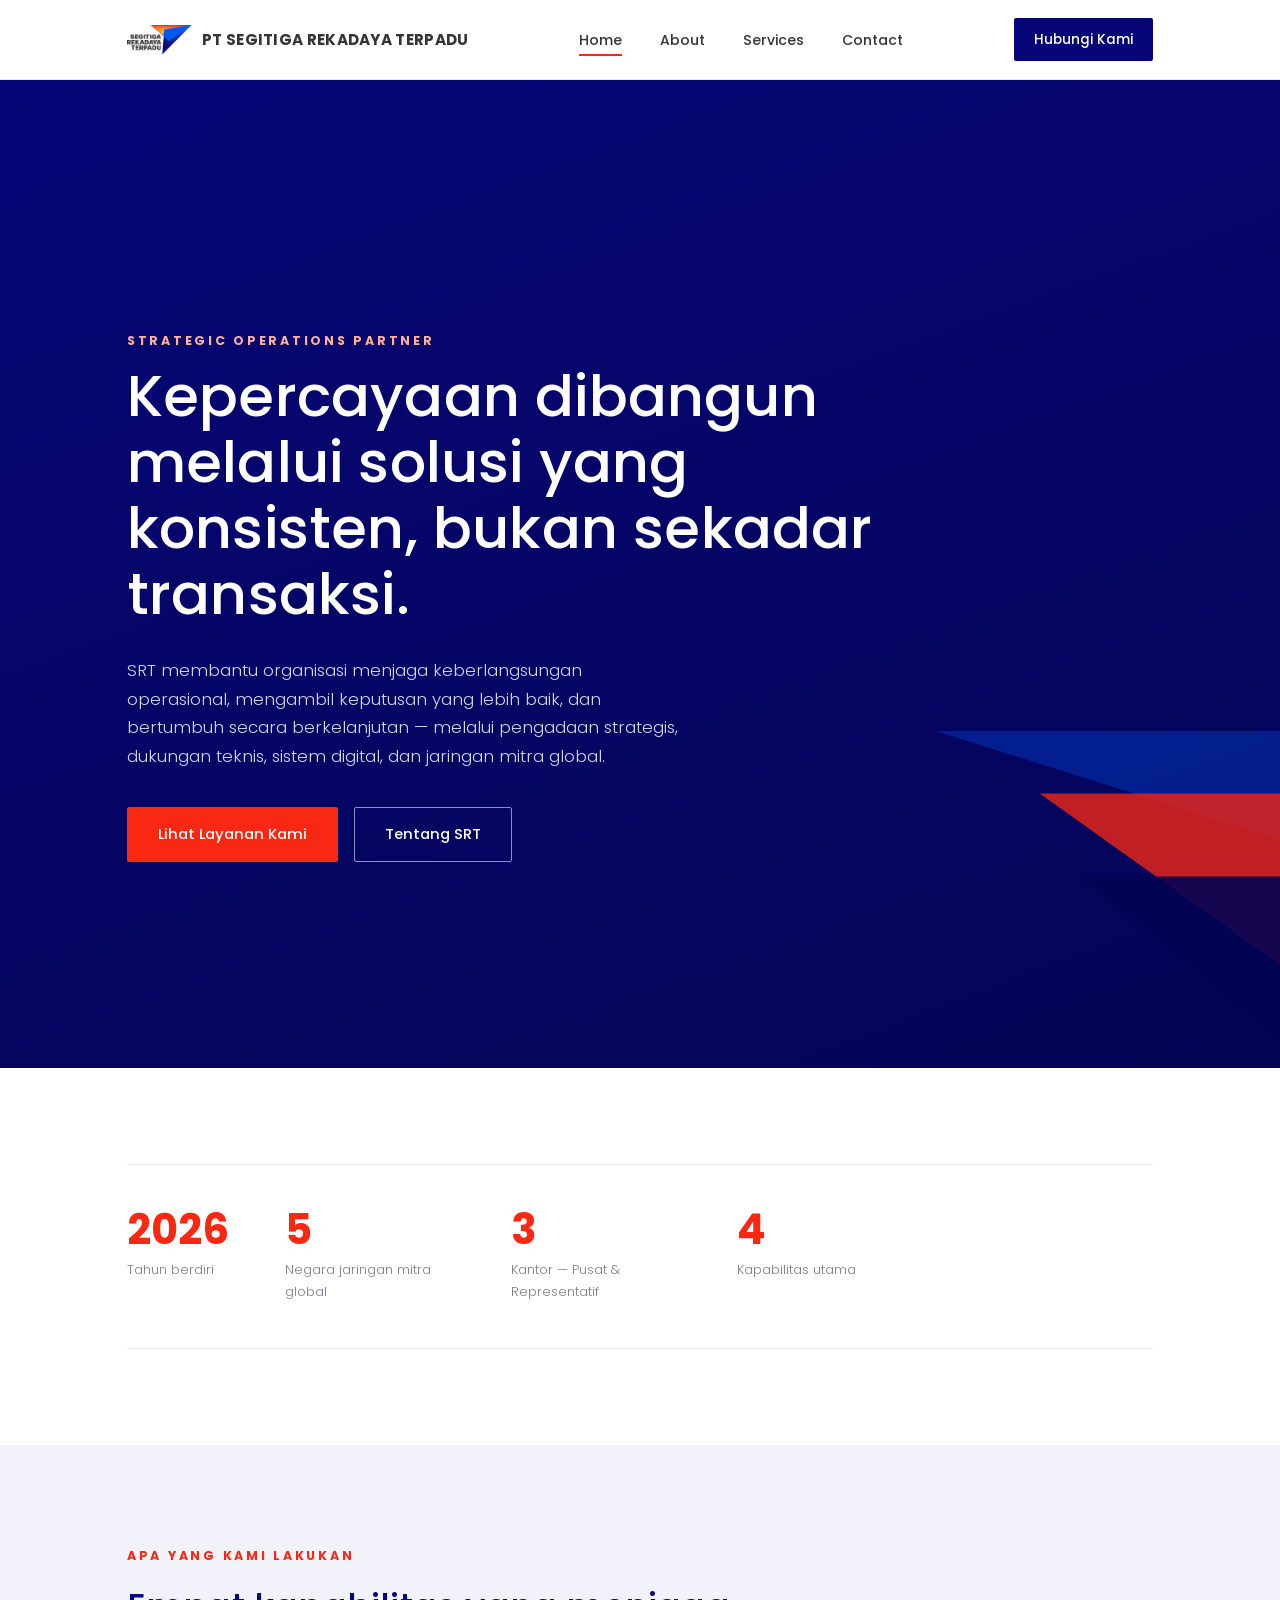
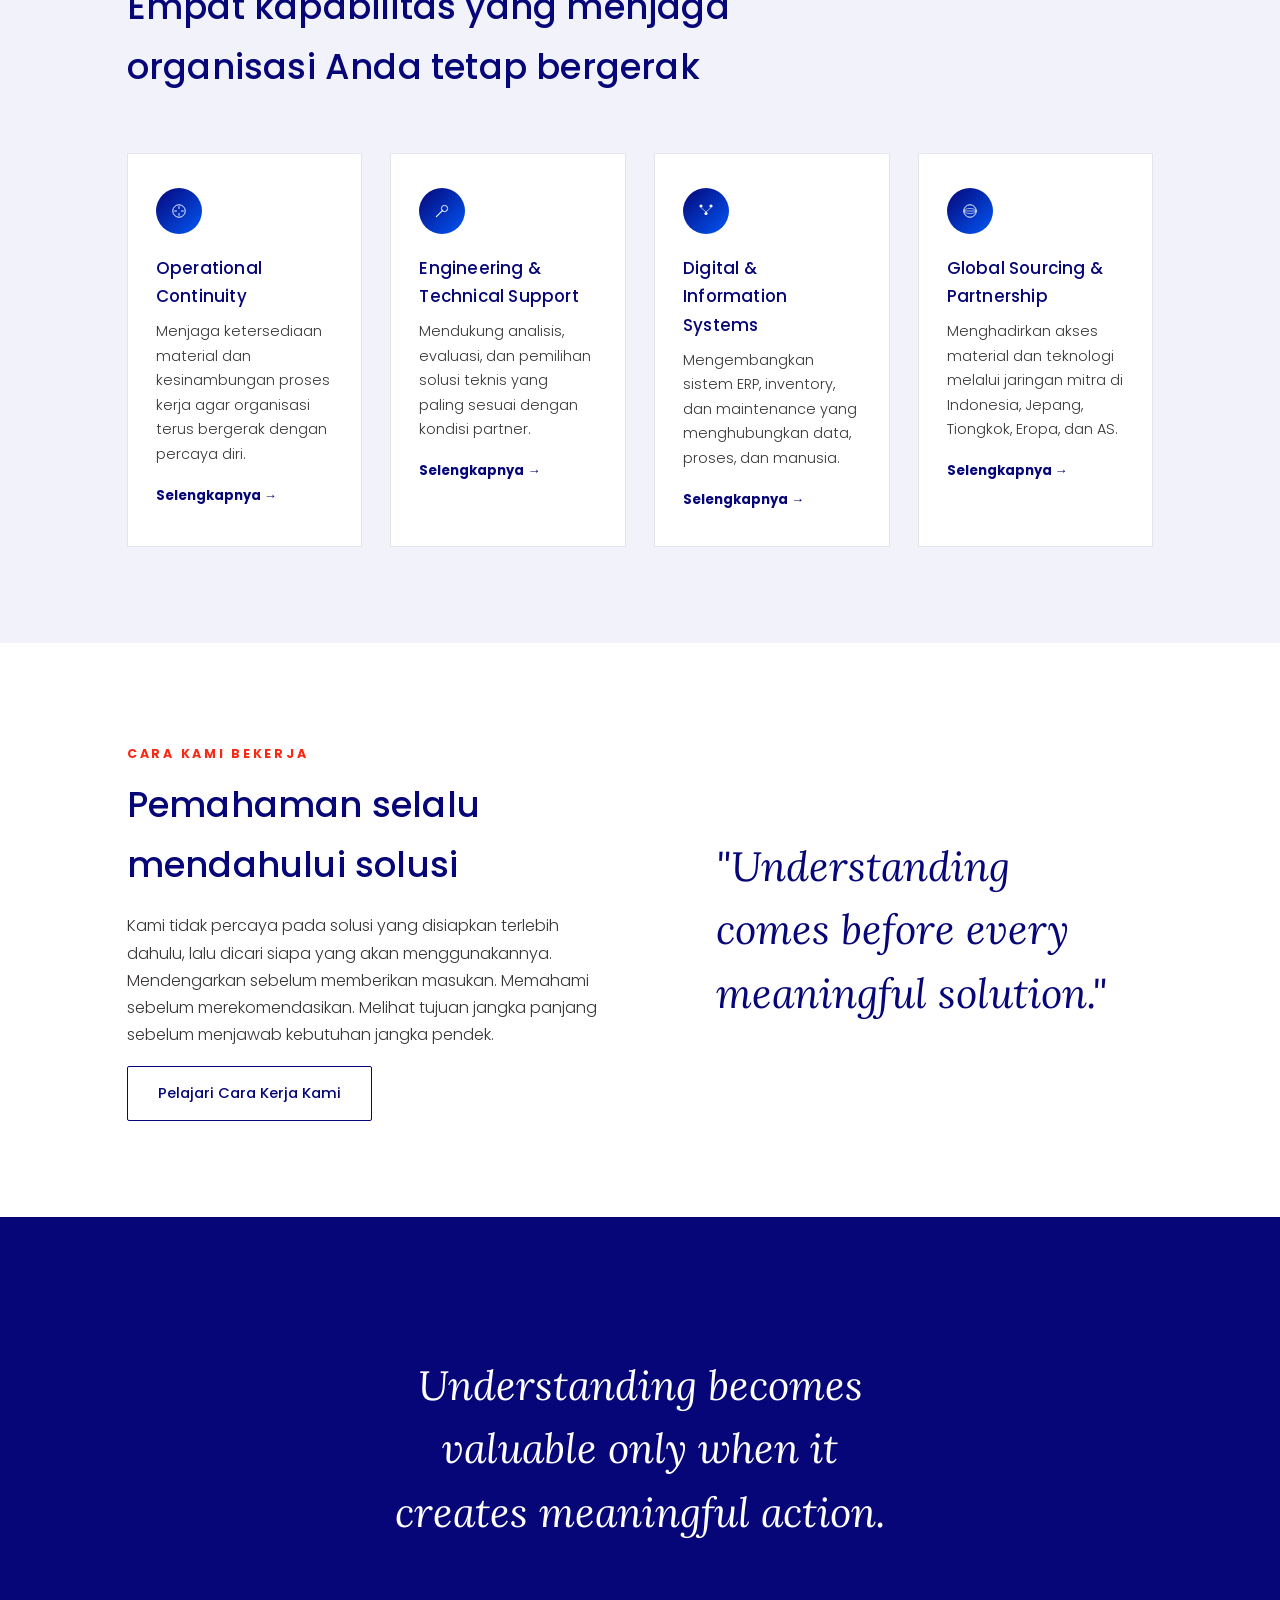
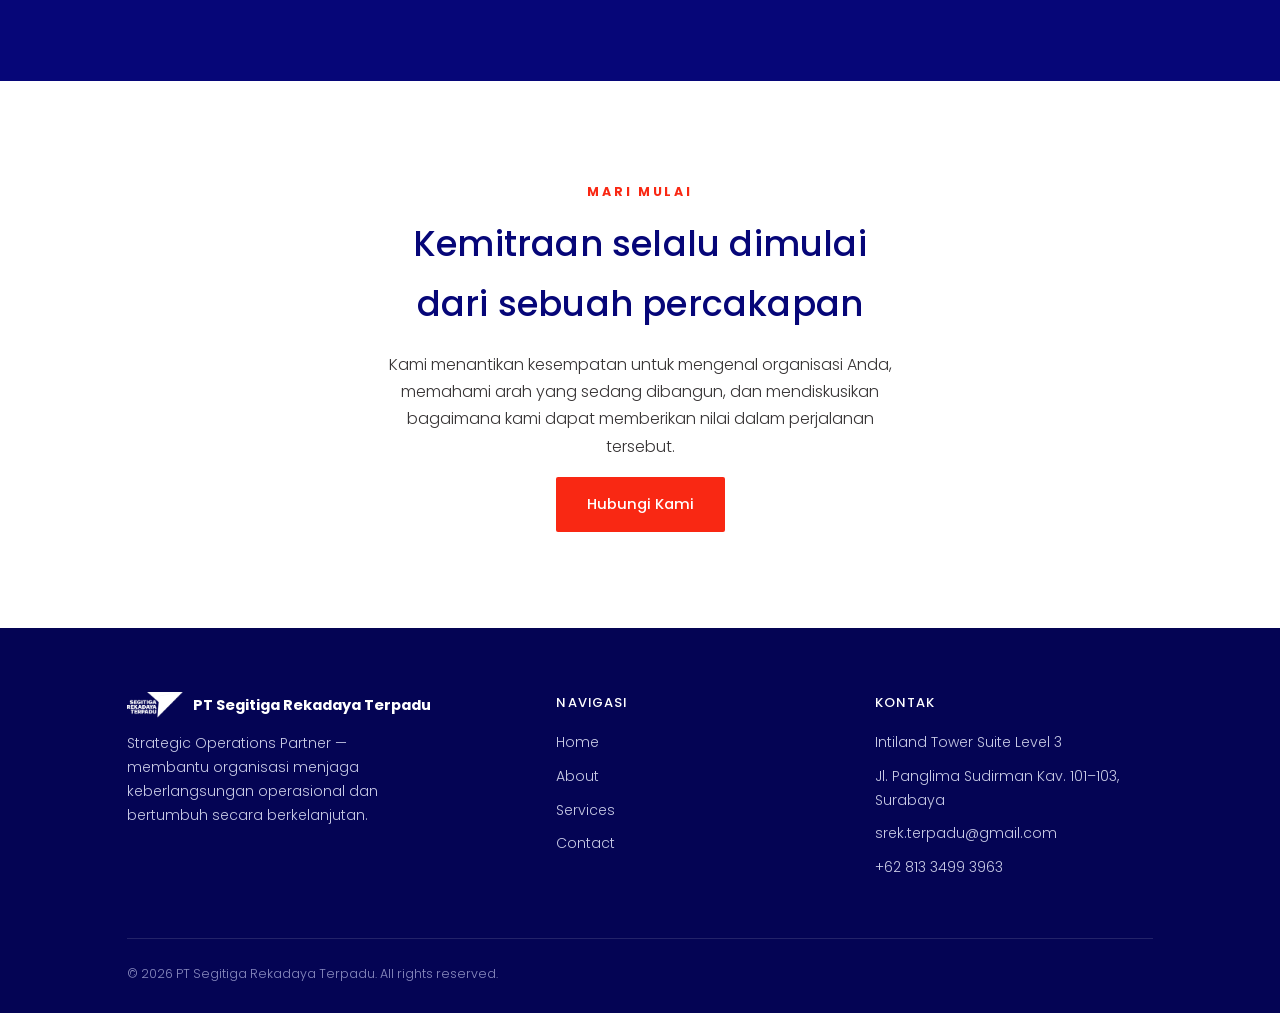
<file: index.html>
<!DOCTYPE html>
<html lang="id">
<head>
<meta charset="UTF-8">
<meta name="viewport" content="width=device-width, initial-scale=1.0">
<title>PT Segitiga Rekadaya Terpadu — Strategic Operations Partner</title>
<meta name="description" content="SRT membantu organisasi menjaga keberlangsungan operasional melalui pengadaan strategis, dukungan teknis, sistem digital, dan jaringan mitra global.">
<link rel="icon" href="assets/logo.png">
<link rel="stylesheet" href="css/style.css">
</head>
<body>

<header class="site-header">
  <nav class="nav">
    <a href="index.html" class="brand"><img src="assets/logo.png" alt="SRT logo"> PT SEGITIGA REKADAYA TERPADU</a>
    <ul class="nav-links">
      <li><a href="index.html" aria-current="page">Home</a></li>
      <li><a href="about.html">About</a></li>
      <li><a href="services.html">Services</a></li>
      <li><a href="contact.html">Contact</a></li>
    </ul>
    <a href="contact.html" class="nav-cta">Hubungi Kami</a>
    <button class="nav-toggle" aria-label="Menu"><span></span><span></span><span></span></button>
  </nav>
</header>

<section class="hero">
  <div class="hero-inner">
    <span class="eyebrow">Strategic Operations Partner</span>
    <h1>Kepercayaan dibangun melalui solusi yang konsisten, bukan sekadar transaksi.</h1>
    <p class="lead">SRT membantu organisasi menjaga keberlangsungan operasional, mengambil keputusan yang lebih baik, dan bertumbuh secara berkelanjutan — melalui pengadaan strategis, dukungan teknis, sistem digital, dan jaringan mitra global.</p>
    <div class="hero-actions">
      <a href="services.html" class="btn btn-primary">Lihat Layanan Kami</a>
      <a href="about.html" class="btn btn-outline">Tentang SRT</a>
    </div>
  </div>
  <svg class="hero-tri" viewBox="0 0 500 400" xmlns="http://www.w3.org/2000/svg" aria-hidden="true">
    <polygon points="120,0 500,0 500,120" fill="#0158F7" opacity="0.35"/>
    <polygon points="220,60 500,60 500,260" fill="#F92813" opacity="0.85"/>
    <polygon points="260,140 500,140 500,340" fill="#040454" opacity="0.9"/>
  </svg>
</section>

<section>
  <div class="container">
    <div class="stats-row reveal">
      <div><div class="stat-num">2026</div><div class="stat-label">Tahun berdiri</div></div>
      <div><div class="stat-num">5</div><div class="stat-label">Negara jaringan mitra global</div></div>
      <div><div class="stat-num">3</div><div class="stat-label">Kantor — Pusat &amp; Representatif</div></div>
      <div><div class="stat-num">4</div><div class="stat-label">Kapabilitas utama</div></div>
    </div>
  </div>
</section>

<section class="tint-bg">
  <div class="container">
    <div class="section-head reveal">
      <span class="eyebrow">Apa yang kami lakukan</span>
      <h2 class="h2">Empat kapabilitas yang menjaga organisasi Anda tetap bergerak</h2>
    </div>
    <div class="grid reveal">
      <div class="card">
        <div class="icon"><svg width="20" height="20" viewBox="0 0 64 64"><circle cx="32" cy="32" r="20" fill="none" stroke="#fff" stroke-width="3"/><path d="M32 18v6M32 40v6M18 32h6M40 32h6" stroke="#fff" stroke-width="3" stroke-linecap="round"/></svg></div>
        <h3>Operational Continuity</h3>
        <p>Menjaga ketersediaan material dan kesinambungan proses kerja agar organisasi terus bergerak dengan percaya diri.</p>
        <a class="more" href="services.html#operational-continuity">Selengkapnya →</a>
      </div>
      <div class="card">
        <div class="icon"><svg width="20" height="20" viewBox="0 0 64 64"><path d="M14 50 34 30" stroke="#fff" stroke-width="3.5" stroke-linecap="round"/><circle cx="40" cy="24" r="10" fill="none" stroke="#fff" stroke-width="3"/></svg></div>
        <h3>Engineering &amp; Technical Support</h3>
        <p>Mendukung analisis, evaluasi, dan pemilihan solusi teknis yang paling sesuai dengan kondisi partner.</p>
        <a class="more" href="services.html#engineering-technical-support">Selengkapnya →</a>
      </div>
      <div class="card">
        <div class="icon"><svg width="20" height="20" viewBox="0 0 64 64"><circle cx="16" cy="16" r="5" fill="#fff"/><circle cx="48" cy="16" r="5" fill="#fff"/><circle cx="32" cy="40" r="5" fill="#fff"/><path d="M16 21 32 35M48 21 32 35" stroke="#fff" stroke-width="2"/></svg></div>
        <h3>Digital &amp; Information Systems</h3>
        <p>Mengembangkan sistem ERP, inventory, dan maintenance yang menghubungkan data, proses, dan manusia.</p>
        <a class="more" href="services.html#digital-information-systems">Selengkapnya →</a>
      </div>
      <div class="card">
        <div class="icon"><svg width="20" height="20" viewBox="0 0 64 64"><circle cx="32" cy="32" r="20" fill="none" stroke="#fff" stroke-width="3"/><ellipse cx="32" cy="32" rx="20" ry="8" fill="none" stroke="#fff" stroke-width="2"/><path d="M12 32h40" stroke="#fff" stroke-width="2"/></svg></div>
        <h3>Global Sourcing &amp; Partnership</h3>
        <p>Menghadirkan akses material dan teknologi melalui jaringan mitra di Indonesia, Jepang, Tiongkok, Eropa, dan AS.</p>
        <a class="more" href="services.html#global-sourcing-partnership">Selengkapnya →</a>
      </div>
    </div>
  </div>
</section>

<section>
  <div class="container two-col">
    <div class="reveal">
      <span class="eyebrow">Cara Kami Bekerja</span>
      <h2 class="h2">Pemahaman selalu mendahului solusi</h2>
      <p style="max-width:520px">Kami tidak percaya pada solusi yang disiapkan terlebih dahulu, lalu dicari siapa yang akan menggunakannya. Mendengarkan sebelum memberikan masukan. Memahami sebelum merekomendasikan. Melihat tujuan jangka panjang sebelum menjawab kebutuhan jangka pendek.</p>
      <a href="about.html#how-we-work" class="btn btn-outline dark">Pelajari Cara Kerja Kami</a>
    </div>
    <div class="col-media reveal">
      <blockquote class="quote lg">"Understanding comes before every meaningful solution."</blockquote>
    </div>
  </div>
</section>

<section class="navy-bg">
  <div class="container" style="text-align:center; max-width:760px;">
    <blockquote class="quote lg reveal" style="color:#fff">Understanding becomes valuable only when it creates meaningful action.</blockquote>
  </div>
</section>

<section>
  <div class="container" style="text-align:center; max-width:680px; margin:0 auto;">
    <span class="eyebrow">Mari Mulai</span>
    <h2 class="h2 reveal">Kemitraan selalu dimulai dari sebuah percakapan</h2>
    <p class="reveal">Kami menantikan kesempatan untuk mengenal organisasi Anda, memahami arah yang sedang dibangun, dan mendiskusikan bagaimana kami dapat memberikan nilai dalam perjalanan tersebut.</p>
    <a href="contact.html" class="btn btn-primary reveal">Hubungi Kami</a>
  </div>
</section>

<footer class="site-footer">
  <div class="container">
    <div class="footer-grid">
      <div>
        <div class="footer-brand"><img src="assets/logo.png" alt="SRT logo"><span>PT Segitiga Rekadaya Terpadu</span></div>
        <p style="max-width:280px; font-size:0.88rem;">Strategic Operations Partner — membantu organisasi menjaga keberlangsungan operasional dan bertumbuh secara berkelanjutan.</p>
      </div>
      <div>
        <h4>Navigasi</h4>
        <ul>
          <li><a href="index.html">Home</a></li>
          <li><a href="about.html">About</a></li>
          <li><a href="services.html">Services</a></li>
          <li><a href="contact.html">Contact</a></li>
        </ul>
      </div>
      <div>
        <h4>Kontak</h4>
        <ul>
          <li>Intiland Tower Suite Level 3</li>
          <li>Jl. Panglima Sudirman Kav. 101–103, Surabaya</li>
          <li>srek.terpadu@gmail.com</li>
          <li>+62 813 3499 3963</li>
        </ul>
      </div>
    </div>
    <div class="footer-bottom">
      <span>© 2026 PT Segitiga Rekadaya Terpadu. All rights reserved.</span>
    </div>
  </div>
</footer>

<script src="js/script.js"></script>
</body>
</html>
</file>
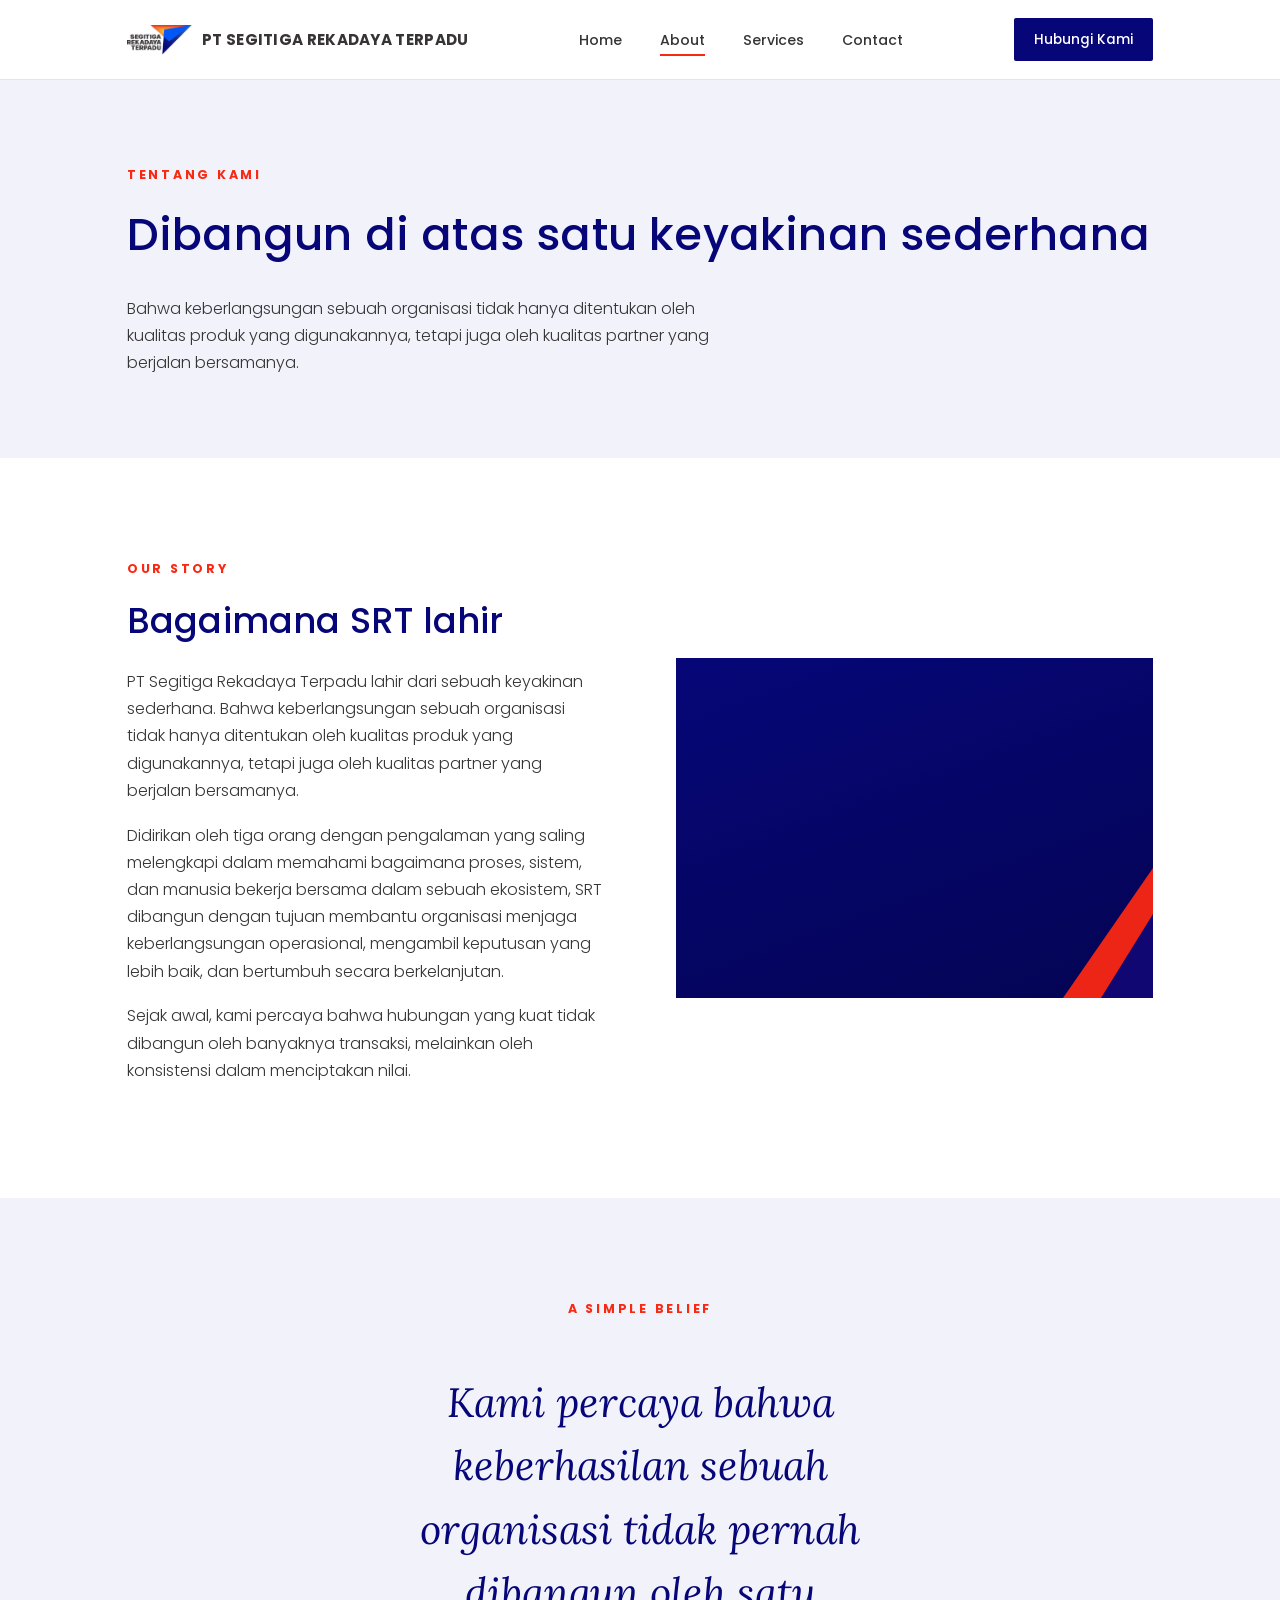
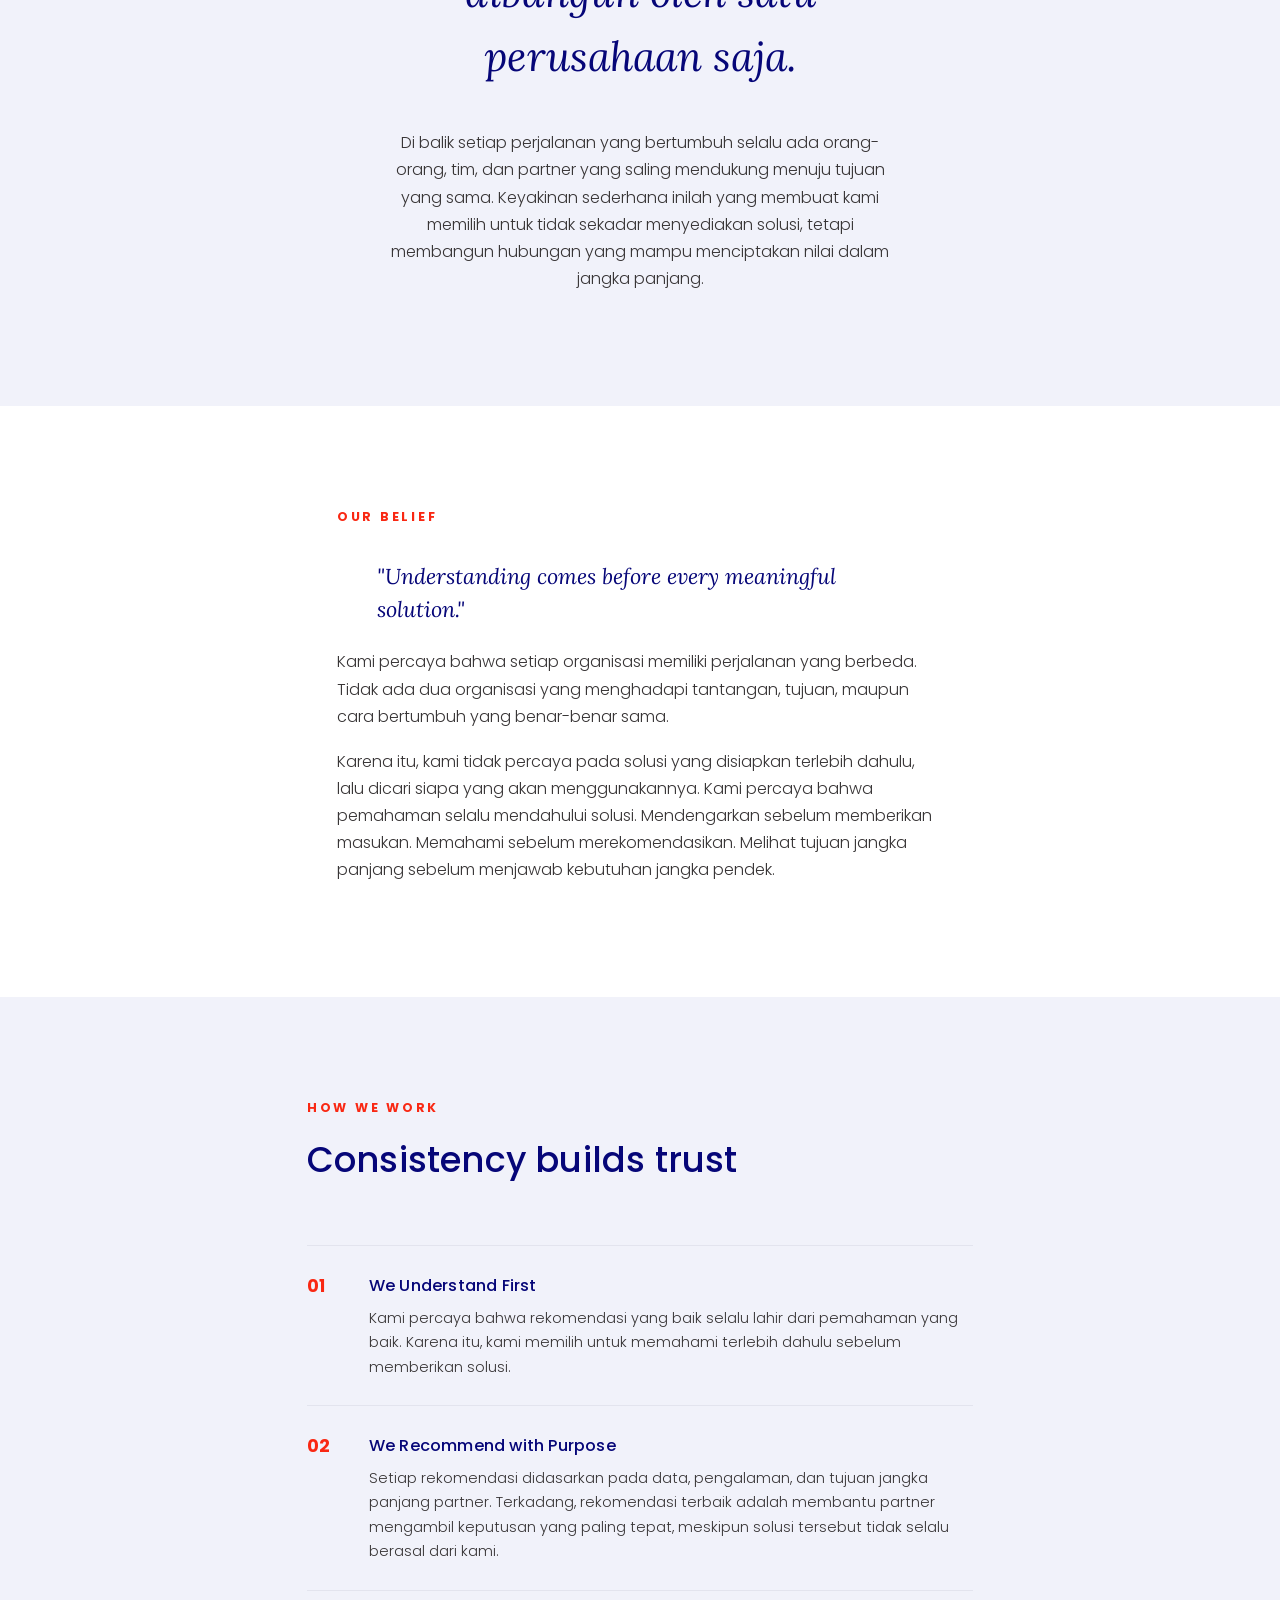
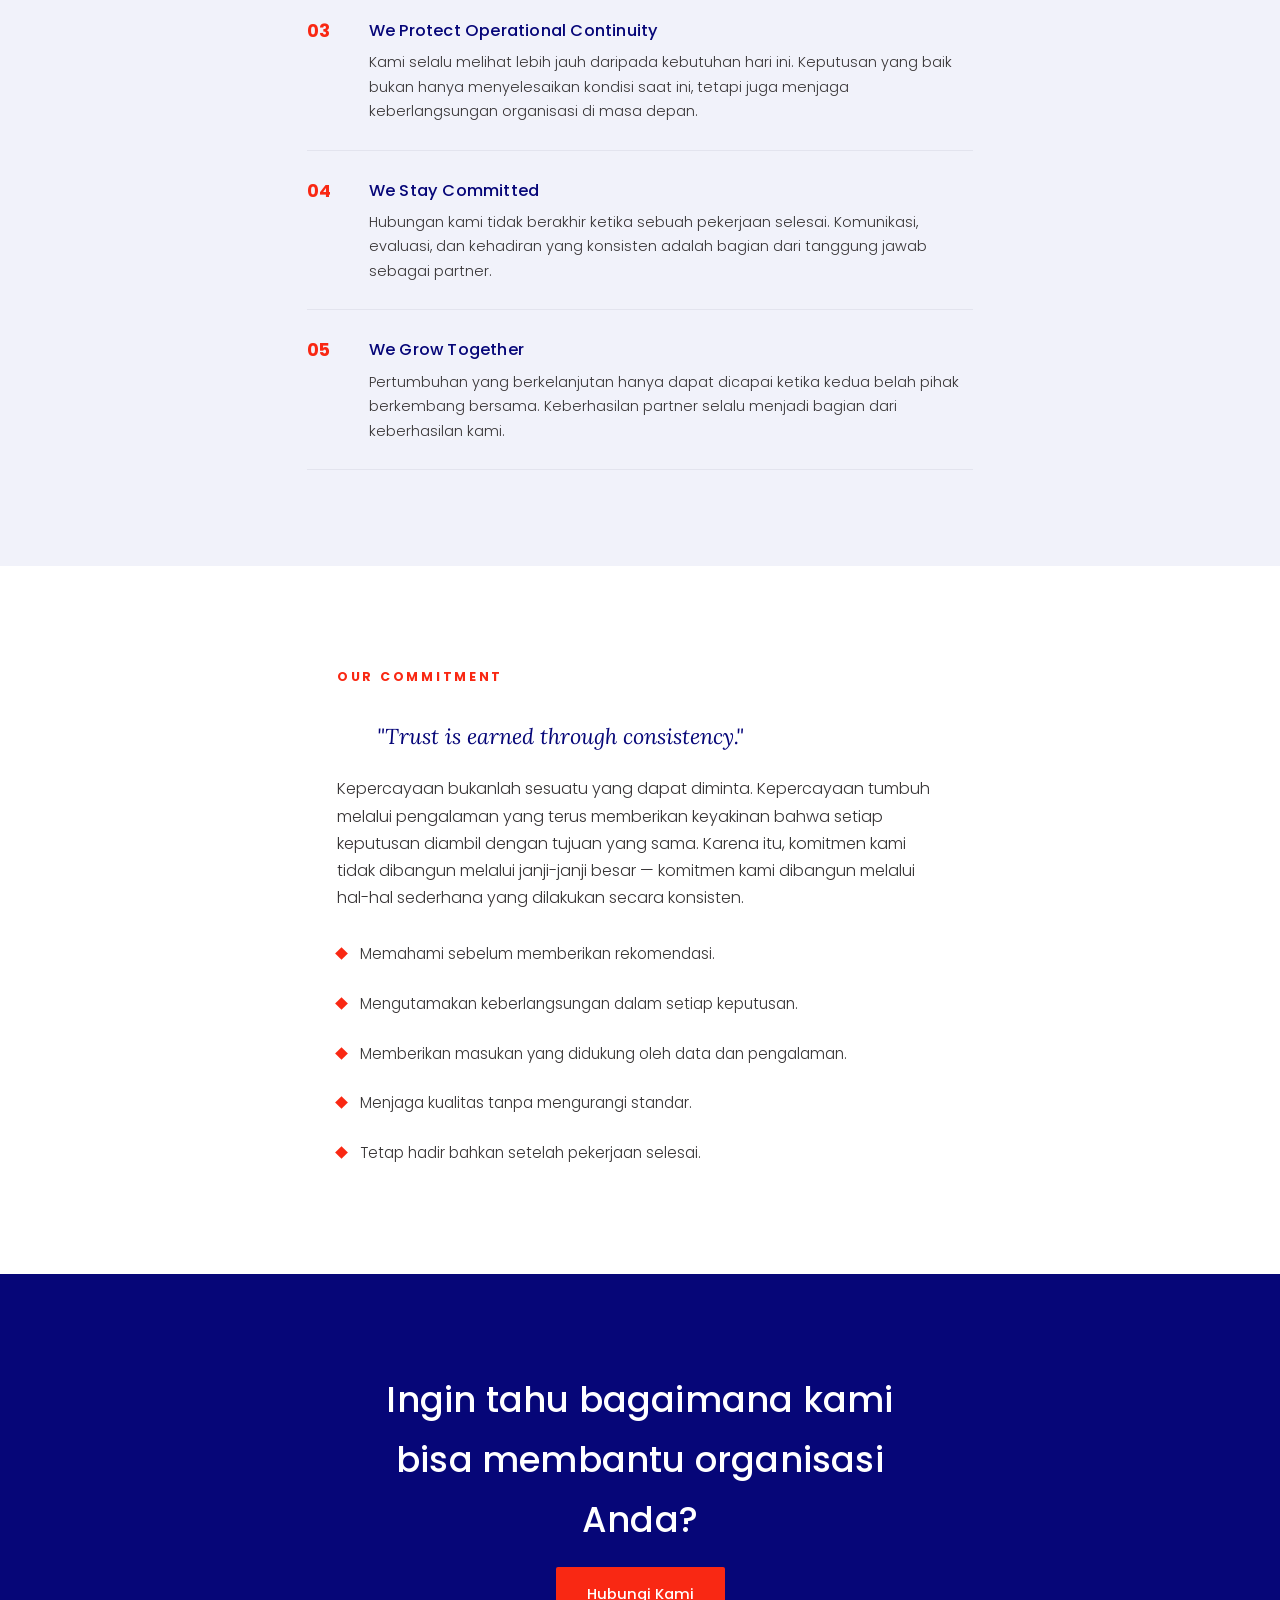
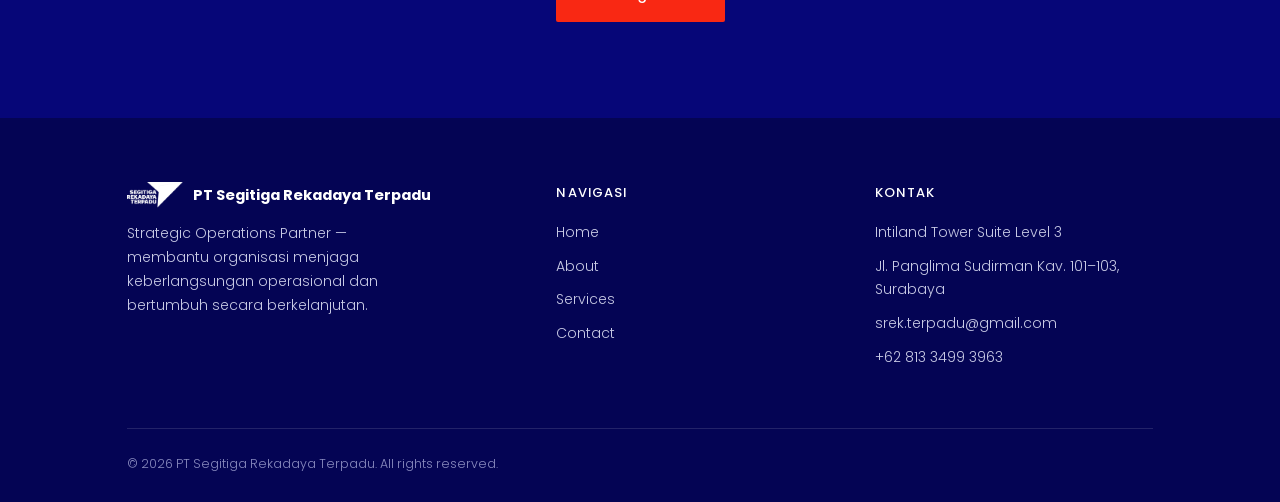
<file: about.html>
<!DOCTYPE html>
<html lang="id">
<head>
<meta charset="UTF-8">
<meta name="viewport" content="width=device-width, initial-scale=1.0">
<title>About — PT Segitiga Rekadaya Terpadu</title>
<link rel="icon" href="assets/logo.png">
<link rel="stylesheet" href="css/style.css">
</head>
<body>

<header class="site-header">
  <nav class="nav">
    <a href="index.html" class="brand"><img src="assets/logo.png" alt="SRT logo"> PT SEGITIGA REKADAYA TERPADU</a>
    <ul class="nav-links">
      <li><a href="index.html">Home</a></li>
      <li><a href="about.html" aria-current="page">About</a></li>
      <li><a href="services.html">Services</a></li>
      <li><a href="contact.html">Contact</a></li>
    </ul>
    <a href="contact.html" class="nav-cta">Hubungi Kami</a>
    <button class="nav-toggle" aria-label="Menu"><span></span><span></span><span></span></button>
  </nav>
</header>

<section class="page-header">
  <div class="container">
    <span class="eyebrow">Tentang Kami</span>
    <h1>Dibangun di atas satu keyakinan sederhana</h1>
    <p>Bahwa keberlangsungan sebuah organisasi tidak hanya ditentukan oleh kualitas produk yang digunakannya, tetapi juga oleh kualitas partner yang berjalan bersamanya.</p>
  </div>
</section>

<section>
  <div class="container two-col">
    <div class="reveal">
      <span class="eyebrow">Our Story</span>
      <h2 class="h2">Bagaimana SRT lahir</h2>
      <p>PT Segitiga Rekadaya Terpadu lahir dari sebuah keyakinan sederhana. Bahwa keberlangsungan sebuah organisasi tidak hanya ditentukan oleh kualitas produk yang digunakannya, tetapi juga oleh kualitas partner yang berjalan bersamanya.</p>
      <p>Didirikan oleh tiga orang dengan pengalaman yang saling melengkapi dalam memahami bagaimana proses, sistem, dan manusia bekerja bersama dalam sebuah ekosistem, SRT dibangun dengan tujuan membantu organisasi menjaga keberlangsungan operasional, mengambil keputusan yang lebih baik, dan bertumbuh secara berkelanjutan.</p>
      <p>Sejak awal, kami percaya bahwa hubungan yang kuat tidak dibangun oleh banyaknya transaksi, melainkan oleh konsistensi dalam menciptakan nilai.</p>
    </div>
    <div class="col-media reveal">
      <div class="tri-cut" style="background:linear-gradient(160deg,var(--navy),var(--navy-deep)); min-height:340px;"></div>
    </div>
  </div>
</section>

<section class="tint-bg">
  <div class="container" style="max-width:680px; text-align:center;">
    <span class="eyebrow">A Simple Belief</span>
    <blockquote class="quote lg reveal">Kami percaya bahwa keberhasilan sebuah organisasi tidak pernah dibangun oleh satu perusahaan saja.</blockquote>
    <p class="reveal">Di balik setiap perjalanan yang bertumbuh selalu ada orang-orang, tim, dan partner yang saling mendukung menuju tujuan yang sama. Keyakinan sederhana inilah yang membuat kami memilih untuk tidak sekadar menyediakan solusi, tetapi membangun hubungan yang mampu menciptakan nilai dalam jangka panjang.</p>
  </div>
</section>

<section>
  <div class="container" style="max-width:760px;">
    <span class="eyebrow">Our Belief</span>
    <blockquote class="quote reveal">"Understanding comes before every meaningful solution."</blockquote>
    <p class="reveal">Kami percaya bahwa setiap organisasi memiliki perjalanan yang berbeda. Tidak ada dua organisasi yang menghadapi tantangan, tujuan, maupun cara bertumbuh yang benar-benar sama.</p>
    <p class="reveal">Karena itu, kami tidak percaya pada solusi yang disiapkan terlebih dahulu, lalu dicari siapa yang akan menggunakannya. Kami percaya bahwa pemahaman selalu mendahului solusi. Mendengarkan sebelum memberikan masukan. Memahami sebelum merekomendasikan. Melihat tujuan jangka panjang sebelum menjawab kebutuhan jangka pendek.</p>
  </div>
</section>

<section id="how-we-work" class="tint-bg">
  <div class="container" style="max-width:820px;">
    <div class="section-head reveal">
      <span class="eyebrow">How We Work</span>
      <h2 class="h2">Consistency builds trust</h2>
    </div>
    <div class="reveal">
      <div class="principle">
        <div class="num">01</div>
        <div><h3>We Understand First</h3><p>Kami percaya bahwa rekomendasi yang baik selalu lahir dari pemahaman yang baik. Karena itu, kami memilih untuk memahami terlebih dahulu sebelum memberikan solusi.</p></div>
      </div>
      <div class="principle">
        <div class="num">02</div>
        <div><h3>We Recommend with Purpose</h3><p>Setiap rekomendasi didasarkan pada data, pengalaman, dan tujuan jangka panjang partner. Terkadang, rekomendasi terbaik adalah membantu partner mengambil keputusan yang paling tepat, meskipun solusi tersebut tidak selalu berasal dari kami.</p></div>
      </div>
      <div class="principle">
        <div class="num">03</div>
        <div><h3>We Protect Operational Continuity</h3><p>Kami selalu melihat lebih jauh daripada kebutuhan hari ini. Keputusan yang baik bukan hanya menyelesaikan kondisi saat ini, tetapi juga menjaga keberlangsungan organisasi di masa depan.</p></div>
      </div>
      <div class="principle">
        <div class="num">04</div>
        <div><h3>We Stay Committed</h3><p>Hubungan kami tidak berakhir ketika sebuah pekerjaan selesai. Komunikasi, evaluasi, dan kehadiran yang konsisten adalah bagian dari tanggung jawab sebagai partner.</p></div>
      </div>
      <div class="principle">
        <div class="num">05</div>
        <div><h3>We Grow Together</h3><p>Pertumbuhan yang berkelanjutan hanya dapat dicapai ketika kedua belah pihak berkembang bersama. Keberhasilan partner selalu menjadi bagian dari keberhasilan kami.</p></div>
      </div>
    </div>
  </div>
</section>

<section>
  <div class="container" style="max-width:760px;">
    <span class="eyebrow">Our Commitment</span>
    <blockquote class="quote reveal">"Trust is earned through consistency."</blockquote>
    <p class="reveal">Kepercayaan bukanlah sesuatu yang dapat diminta. Kepercayaan tumbuh melalui pengalaman yang terus memberikan keyakinan bahwa setiap keputusan diambil dengan tujuan yang sama. Karena itu, komitmen kami tidak dibangun melalui janji-janji besar — komitmen kami dibangun melalui hal-hal sederhana yang dilakukan secara konsisten.</p>
    <ul class="checklist reveal">
      <li><span class="dot"></span>Memahami sebelum memberikan rekomendasi.</li>
      <li><span class="dot"></span>Mengutamakan keberlangsungan dalam setiap keputusan.</li>
      <li><span class="dot"></span>Memberikan masukan yang didukung oleh data dan pengalaman.</li>
      <li><span class="dot"></span>Menjaga kualitas tanpa mengurangi standar.</li>
      <li><span class="dot"></span>Tetap hadir bahkan setelah pekerjaan selesai.</li>
    </ul>
  </div>
</section>

<section class="navy-bg">
  <div class="container" style="text-align:center; max-width:680px;">
    <h2 class="h2 reveal">Ingin tahu bagaimana kami bisa membantu organisasi Anda?</h2>
    <a href="contact.html" class="btn btn-primary reveal">Hubungi Kami</a>
  </div>
</section>

<footer class="site-footer">
  <div class="container">
    <div class="footer-grid">
      <div>
        <div class="footer-brand"><img src="assets/logo.png" alt="SRT logo"><span>PT Segitiga Rekadaya Terpadu</span></div>
        <p style="max-width:280px; font-size:0.88rem;">Strategic Operations Partner — membantu organisasi menjaga keberlangsungan operasional dan bertumbuh secara berkelanjutan.</p>
      </div>
      <div>
        <h4>Navigasi</h4>
        <ul>
          <li><a href="index.html">Home</a></li>
          <li><a href="about.html">About</a></li>
          <li><a href="services.html">Services</a></li>
          <li><a href="contact.html">Contact</a></li>
        </ul>
      </div>
      <div>
        <h4>Kontak</h4>
        <ul>
          <li>Intiland Tower Suite Level 3</li>
          <li>Jl. Panglima Sudirman Kav. 101–103, Surabaya</li>
          <li>srek.terpadu@gmail.com</li>
          <li>+62 813 3499 3963</li>
        </ul>
      </div>
    </div>
    <div class="footer-bottom">
      <span>© 2026 PT Segitiga Rekadaya Terpadu. All rights reserved.</span>
    </div>
  </div>
</footer>

<script src="js/script.js"></script>
</body>
</html>
</file>
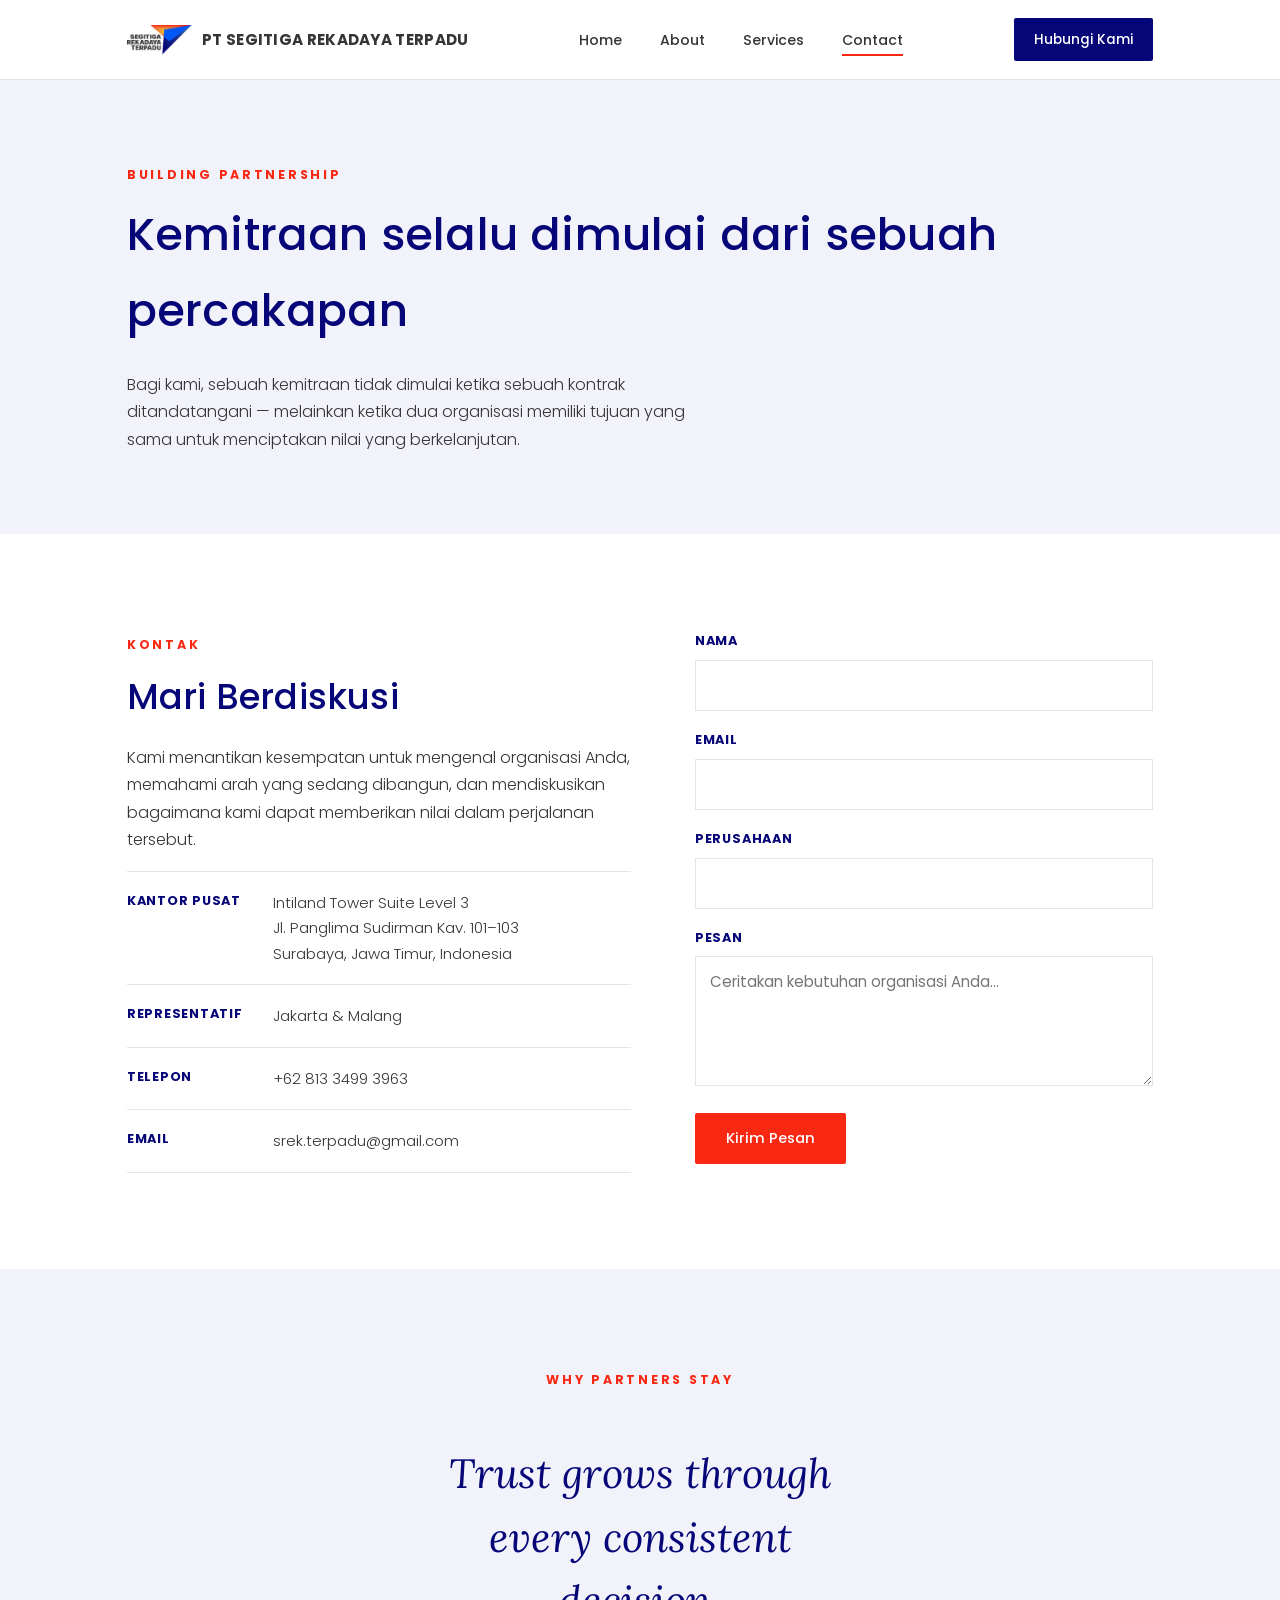
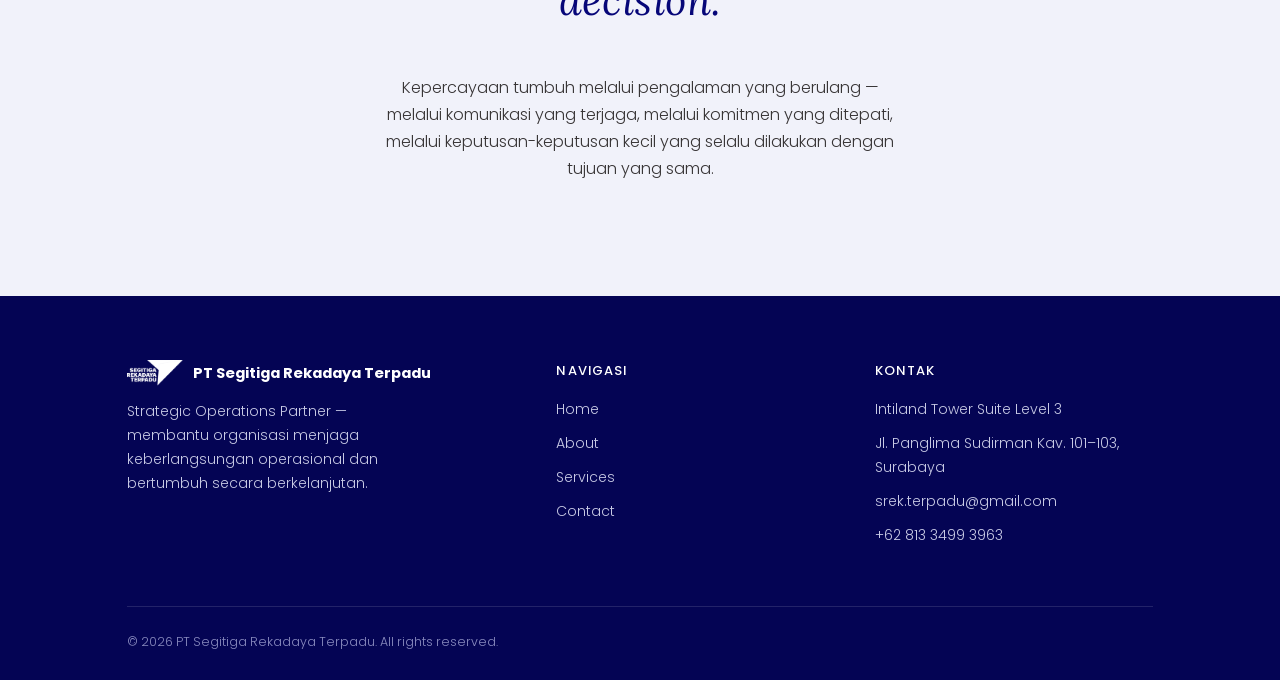
<file: contact.html>
<!DOCTYPE html>
<html lang="id">
<head>
<meta charset="UTF-8">
<meta name="viewport" content="width=device-width, initial-scale=1.0">
<title>Contact — PT Segitiga Rekadaya Terpadu</title>
<link rel="icon" href="assets/logo.png">
<link rel="stylesheet" href="css/style.css">
</head>
<body>

<header class="site-header">
  <nav class="nav">
    <a href="index.html" class="brand"><img src="assets/logo.png" alt="SRT logo"> PT SEGITIGA REKADAYA TERPADU</a>
    <ul class="nav-links">
      <li><a href="index.html">Home</a></li>
      <li><a href="about.html">About</a></li>
      <li><a href="services.html">Services</a></li>
      <li><a href="contact.html" aria-current="page">Contact</a></li>
    </ul>
    <a href="contact.html" class="nav-cta">Hubungi Kami</a>
    <button class="nav-toggle" aria-label="Menu"><span></span><span></span><span></span></button>
  </nav>
</header>

<section class="page-header">
  <div class="container">
    <span class="eyebrow">Building Partnership</span>
    <h1>Kemitraan selalu dimulai dari sebuah percakapan</h1>
    <p>Bagi kami, sebuah kemitraan tidak dimulai ketika sebuah kontrak ditandatangani — melainkan ketika dua organisasi memiliki tujuan yang sama untuk menciptakan nilai yang berkelanjutan.</p>
  </div>
</section>

<section>
  <div class="container contact-grid">
    <div class="reveal">
      <span class="eyebrow">Kontak</span>
      <h2 class="h2">Mari Berdiskusi</h2>
      <p>Kami menantikan kesempatan untuk mengenal organisasi Anda, memahami arah yang sedang dibangun, dan mendiskusikan bagaimana kami dapat memberikan nilai dalam perjalanan tersebut.</p>

      <div class="info-row">
        <div class="label">Kantor Pusat</div>
        <div class="val">Intiland Tower Suite Level 3<br>Jl. Panglima Sudirman Kav. 101–103<br>Surabaya, Jawa Timur, Indonesia</div>
      </div>
      <div class="info-row">
        <div class="label">Representatif</div>
        <div class="val">Jakarta &amp; Malang</div>
      </div>
      <div class="info-row">
        <div class="label">Telepon</div>
        <div class="val">+62 813 3499 3963</div>
      </div>
      <div class="info-row">
        <div class="label">Email</div>
        <div class="val">srek.terpadu@gmail.com</div>
      </div>
    </div>

    <div class="reveal">
      <form class="contact-form">
        <div>
          <label for="name">Nama</label>
          <input type="text" id="name" name="name" required>
        </div>
        <div>
          <label for="email">Email</label>
          <input type="email" id="email" name="email" required>
        </div>
        <div>
          <label for="company">Perusahaan</label>
          <input type="text" id="company" name="company">
        </div>
        <div>
          <label for="message">Pesan</label>
          <textarea id="message" name="message" required placeholder="Ceritakan kebutuhan organisasi Anda..."></textarea>
        </div>
        <button type="submit" class="btn btn-primary" style="align-self:flex-start;">Kirim Pesan</button>
      </form>
    </div>
  </div>
</section>

<section class="tint-bg">
  <div class="container" style="max-width:680px; text-align:center;">
    <span class="eyebrow">Why Partners Stay</span>
    <blockquote class="quote lg reveal">Trust grows through every consistent decision.</blockquote>
    <p class="reveal">Kepercayaan tumbuh melalui pengalaman yang berulang — melalui komunikasi yang terjaga, melalui komitmen yang ditepati, melalui keputusan-keputusan kecil yang selalu dilakukan dengan tujuan yang sama.</p>
  </div>
</section>

<footer class="site-footer">
  <div class="container">
    <div class="footer-grid">
      <div>
        <div class="footer-brand"><img src="assets/logo.png" alt="SRT logo"><span>PT Segitiga Rekadaya Terpadu</span></div>
        <p style="max-width:280px; font-size:0.88rem;">Strategic Operations Partner — membantu organisasi menjaga keberlangsungan operasional dan bertumbuh secara berkelanjutan.</p>
      </div>
      <div>
        <h4>Navigasi</h4>
        <ul>
          <li><a href="index.html">Home</a></li>
          <li><a href="about.html">About</a></li>
          <li><a href="services.html">Services</a></li>
          <li><a href="contact.html">Contact</a></li>
        </ul>
      </div>
      <div>
        <h4>Kontak</h4>
        <ul>
          <li>Intiland Tower Suite Level 3</li>
          <li>Jl. Panglima Sudirman Kav. 101–103, Surabaya</li>
          <li>srek.terpadu@gmail.com</li>
          <li>+62 813 3499 3963</li>
        </ul>
      </div>
    </div>
    <div class="footer-bottom">
      <span>© 2026 PT Segitiga Rekadaya Terpadu. All rights reserved.</span>
    </div>
  </div>
</footer>

<script src="js/script.js"></script>
</body>
</html>
</file>
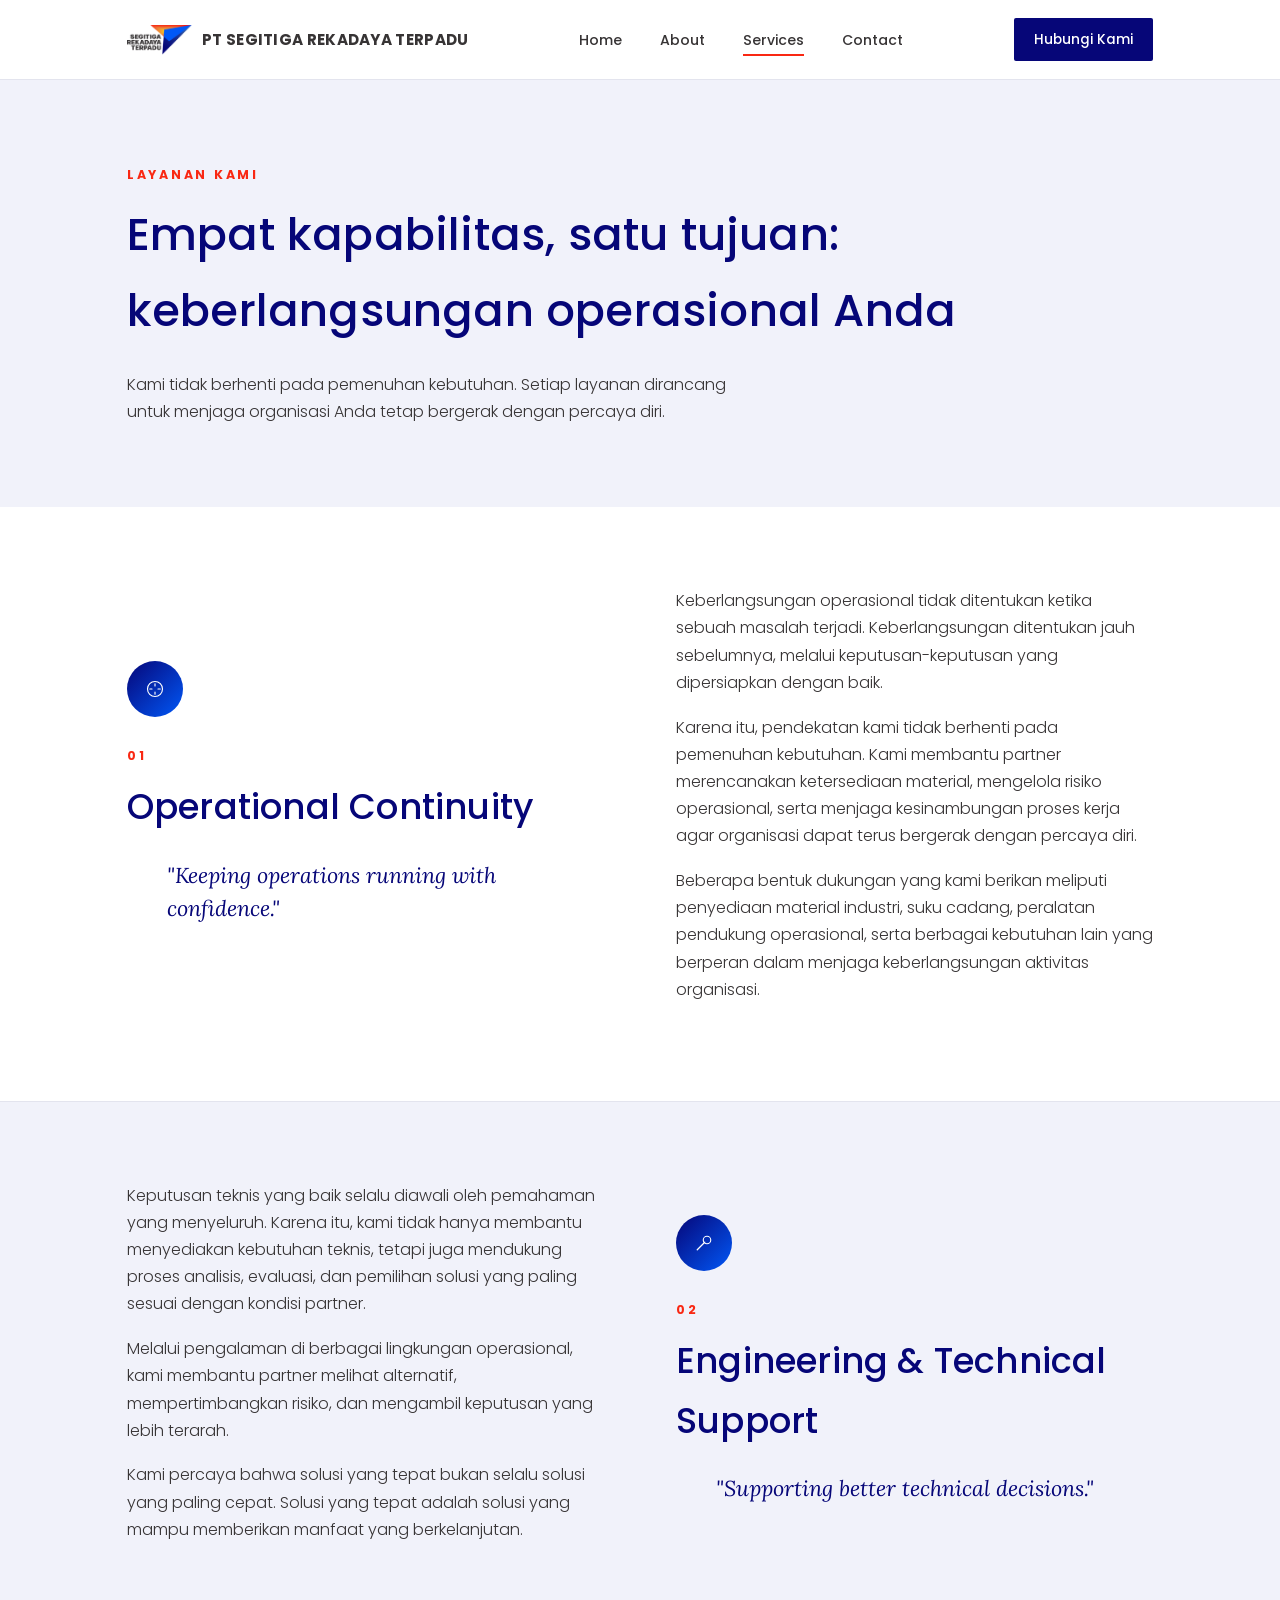
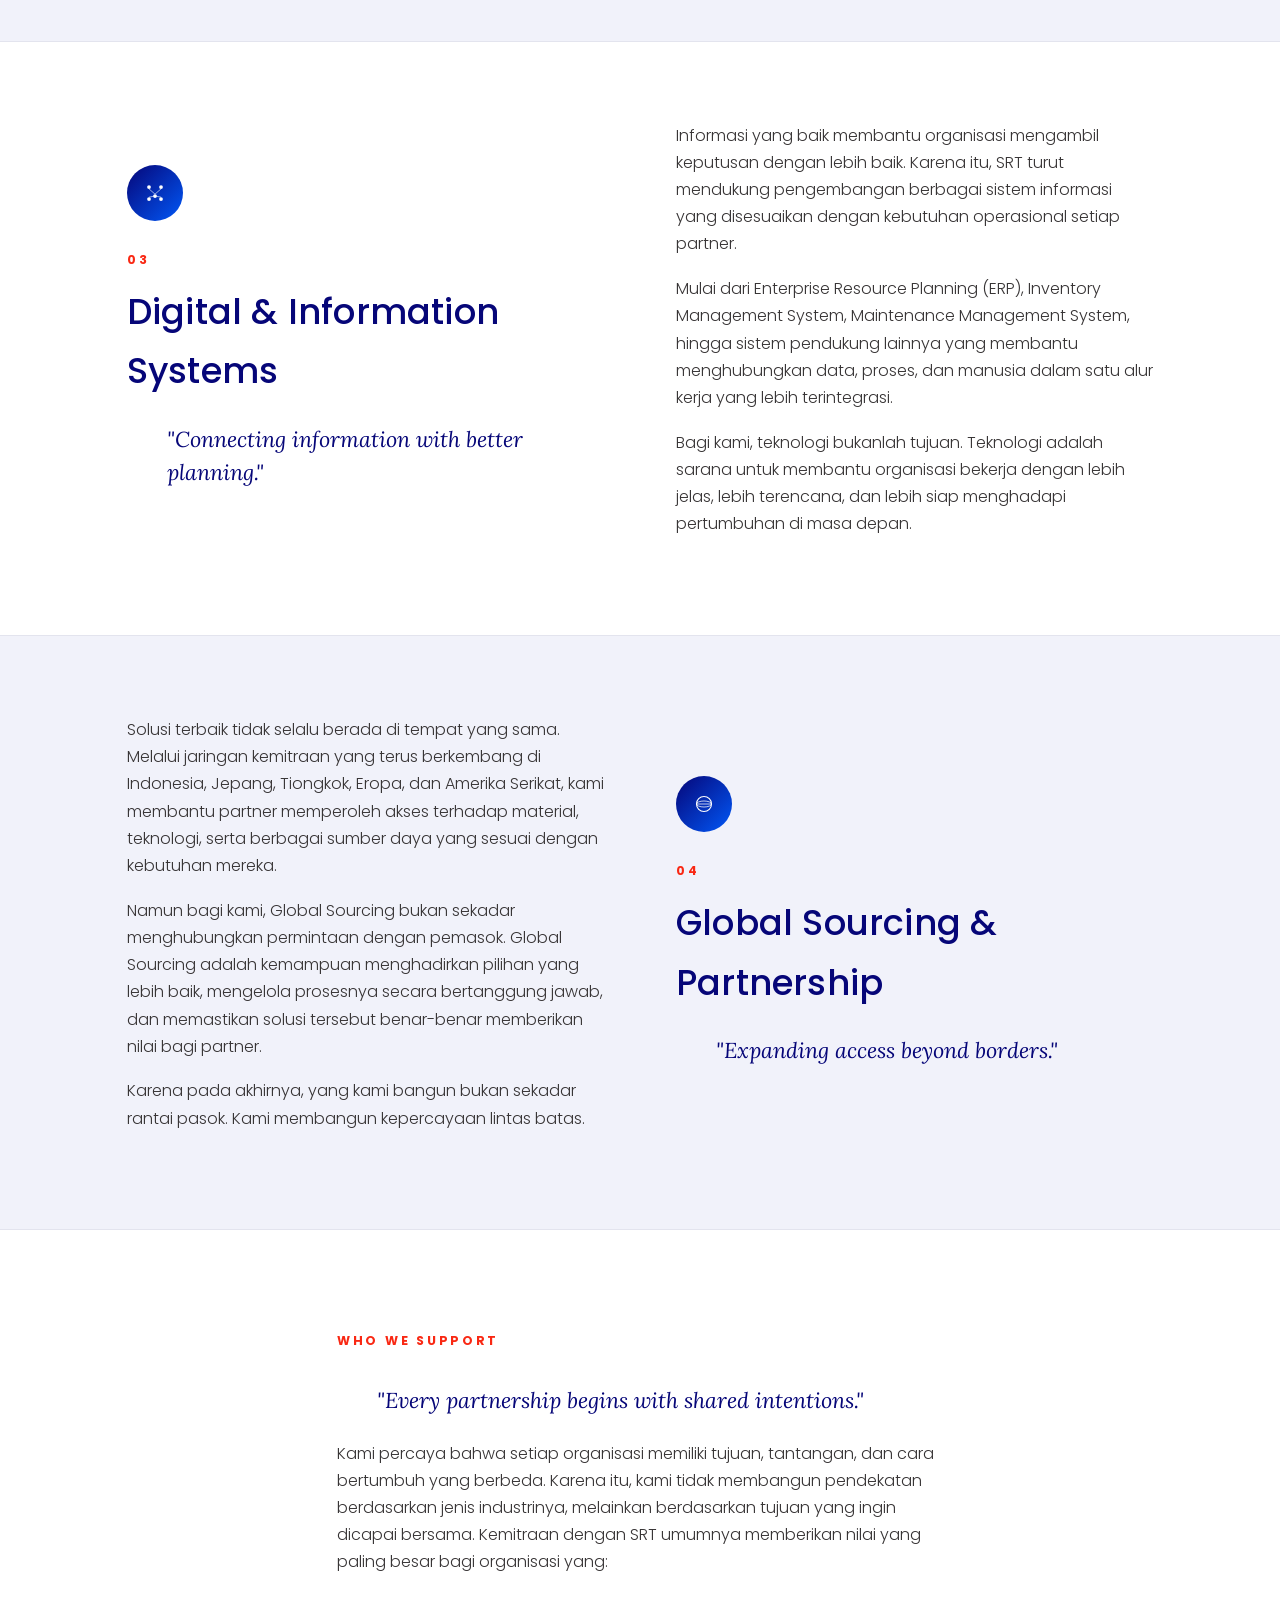
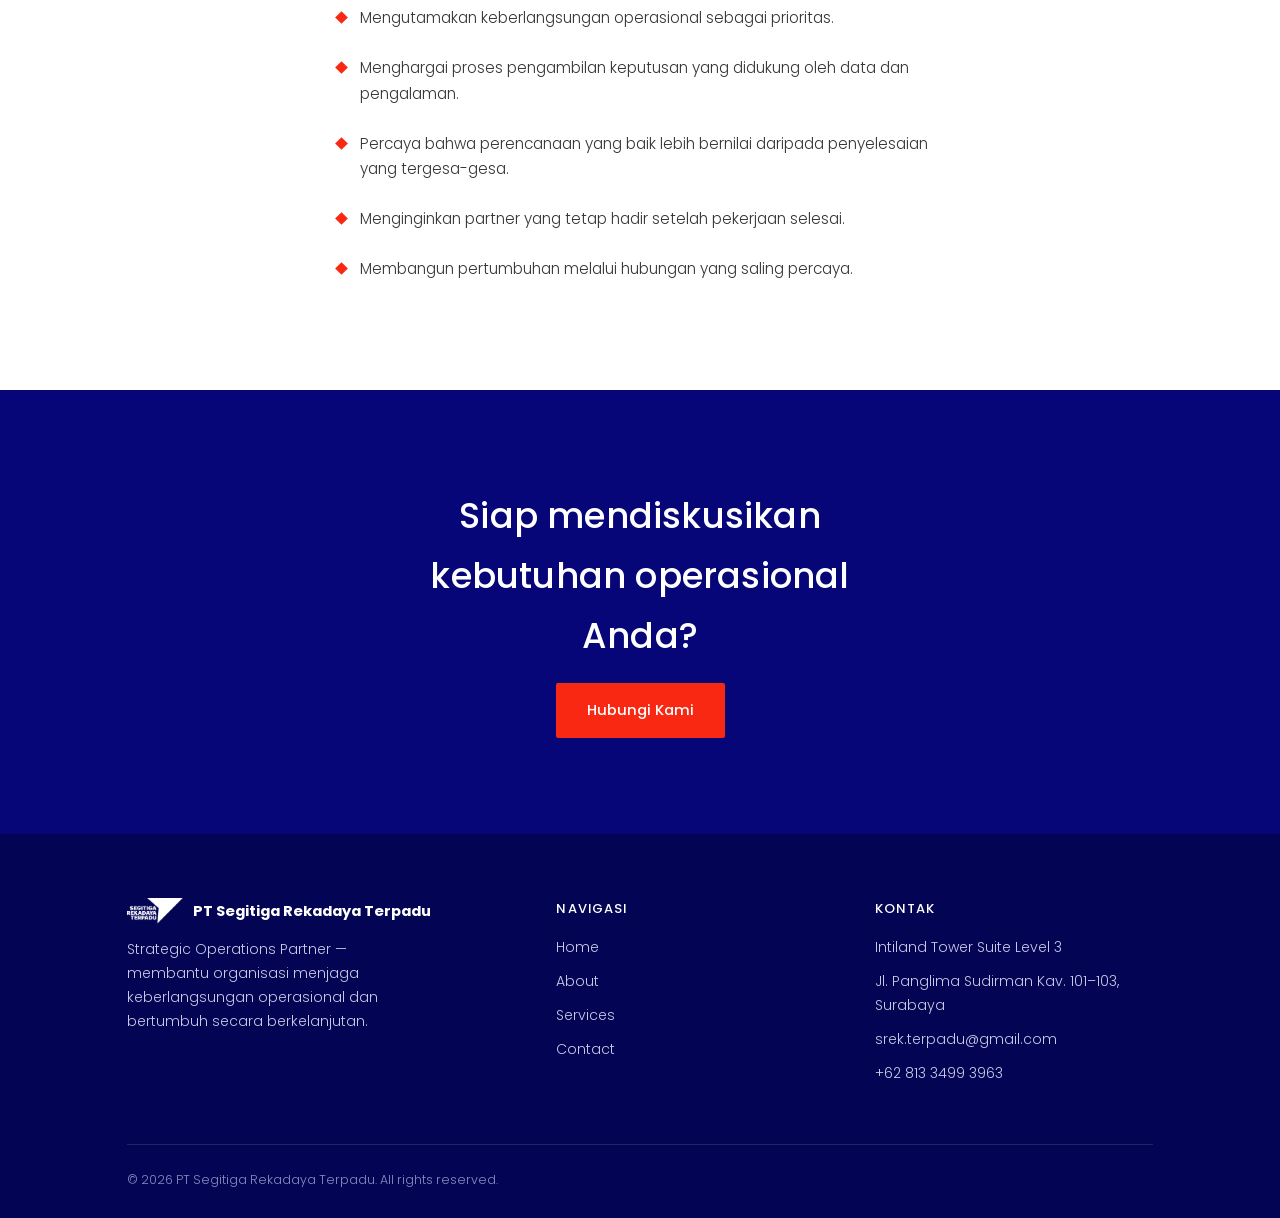
<file: services.html>
<!DOCTYPE html>
<html lang="id">
<head>
<meta charset="UTF-8">
<meta name="viewport" content="width=device-width, initial-scale=1.0">
<title>Services — PT Segitiga Rekadaya Terpadu</title>
<link rel="icon" href="assets/logo.png">
<link rel="stylesheet" href="css/style.css">
</head>
<body>

<header class="site-header">
  <nav class="nav">
    <a href="index.html" class="brand"><img src="assets/logo.png" alt="SRT logo"> PT SEGITIGA REKADAYA TERPADU</a>
    <ul class="nav-links">
      <li><a href="index.html">Home</a></li>
      <li><a href="about.html">About</a></li>
      <li><a href="services.html" aria-current="page">Services</a></li>
      <li><a href="contact.html">Contact</a></li>
    </ul>
    <a href="contact.html" class="nav-cta">Hubungi Kami</a>
    <button class="nav-toggle" aria-label="Menu"><span></span><span></span><span></span></button>
  </nav>
</header>

<section class="page-header">
  <div class="container">
    <span class="eyebrow">Layanan Kami</span>
    <h1>Empat kapabilitas, satu tujuan: keberlangsungan operasional Anda</h1>
    <p>Kami tidak berhenti pada pemenuhan kebutuhan. Setiap layanan dirancang untuk menjaga organisasi Anda tetap bergerak dengan percaya diri.</p>
  </div>
</section>

<section class="cap-block" id="operational-continuity">
  <div class="container two-col">
    <div class="reveal">
      <div class="cap-badge"><svg width="24" height="24" viewBox="0 0 64 64"><circle cx="32" cy="32" r="20" fill="none" stroke="#fff" stroke-width="3"/><path d="M32 18v6M32 40v6M18 32h6M40 32h6" stroke="#fff" stroke-width="3" stroke-linecap="round"/></svg></div>
      <span class="eyebrow">01</span>
      <h2 class="h2">Operational Continuity</h2>
      <blockquote class="quote">"Keeping operations running with confidence."</blockquote>
    </div>
    <div class="reveal">
      <p>Keberlangsungan operasional tidak ditentukan ketika sebuah masalah terjadi. Keberlangsungan ditentukan jauh sebelumnya, melalui keputusan-keputusan yang dipersiapkan dengan baik.</p>
      <p>Karena itu, pendekatan kami tidak berhenti pada pemenuhan kebutuhan. Kami membantu partner merencanakan ketersediaan material, mengelola risiko operasional, serta menjaga kesinambungan proses kerja agar organisasi dapat terus bergerak dengan percaya diri.</p>
      <p>Beberapa bentuk dukungan yang kami berikan meliputi penyediaan material industri, suku cadang, peralatan pendukung operasional, serta berbagai kebutuhan lain yang berperan dalam menjaga keberlangsungan aktivitas organisasi.</p>
    </div>
  </div>
</section>

<section class="cap-block tint-bg" id="engineering-technical-support">
  <div class="container two-col reverse">
    <div class="col-media reveal">
      <div class="cap-badge"><svg width="24" height="24" viewBox="0 0 64 64"><path d="M14 50 34 30" stroke="#fff" stroke-width="3.5" stroke-linecap="round"/><circle cx="40" cy="24" r="10" fill="none" stroke="#fff" stroke-width="3"/></svg></div>
      <span class="eyebrow">02</span>
      <h2 class="h2">Engineering &amp; Technical Support</h2>
      <blockquote class="quote">"Supporting better technical decisions."</blockquote>
    </div>
    <div class="reveal">
      <p>Keputusan teknis yang baik selalu diawali oleh pemahaman yang menyeluruh. Karena itu, kami tidak hanya membantu menyediakan kebutuhan teknis, tetapi juga mendukung proses analisis, evaluasi, dan pemilihan solusi yang paling sesuai dengan kondisi partner.</p>
      <p>Melalui pengalaman di berbagai lingkungan operasional, kami membantu partner melihat alternatif, mempertimbangkan risiko, dan mengambil keputusan yang lebih terarah.</p>
      <p>Kami percaya bahwa solusi yang tepat bukan selalu solusi yang paling cepat. Solusi yang tepat adalah solusi yang mampu memberikan manfaat yang berkelanjutan.</p>
    </div>
  </div>
</section>

<section class="cap-block" id="digital-information-systems">
  <div class="container two-col">
    <div class="reveal">
      <div class="cap-badge"><svg width="24" height="24" viewBox="0 0 64 64"><circle cx="16" cy="16" r="5" fill="#fff"/><circle cx="48" cy="16" r="5" fill="#fff"/><circle cx="32" cy="40" r="5" fill="#fff"/><circle cx="16" cy="48" r="5" fill="#fff"/><circle cx="48" cy="48" r="5" fill="#fff"/><path d="M16 21 32 35M48 21 32 35M16 43 32 40M48 43 32 40" stroke="#fff" stroke-width="1.6"/></svg></div>
      <span class="eyebrow">03</span>
      <h2 class="h2">Digital &amp; Information Systems</h2>
      <blockquote class="quote">"Connecting information with better planning."</blockquote>
    </div>
    <div class="reveal">
      <p>Informasi yang baik membantu organisasi mengambil keputusan dengan lebih baik. Karena itu, SRT turut mendukung pengembangan berbagai sistem informasi yang disesuaikan dengan kebutuhan operasional setiap partner.</p>
      <p>Mulai dari Enterprise Resource Planning (ERP), Inventory Management System, Maintenance Management System, hingga sistem pendukung lainnya yang membantu menghubungkan data, proses, dan manusia dalam satu alur kerja yang lebih terintegrasi.</p>
      <p>Bagi kami, teknologi bukanlah tujuan. Teknologi adalah sarana untuk membantu organisasi bekerja dengan lebih jelas, lebih terencana, dan lebih siap menghadapi pertumbuhan di masa depan.</p>
    </div>
  </div>
</section>

<section class="cap-block tint-bg" id="global-sourcing-partnership">
  <div class="container two-col reverse">
    <div class="col-media reveal">
      <div class="cap-badge"><svg width="24" height="24" viewBox="0 0 64 64"><circle cx="32" cy="32" r="20" fill="none" stroke="#fff" stroke-width="3"/><ellipse cx="32" cy="32" rx="20" ry="8" fill="none" stroke="#fff" stroke-width="2"/><path d="M12 32h40" stroke="#fff" stroke-width="2"/></svg></div>
      <span class="eyebrow">04</span>
      <h2 class="h2">Global Sourcing &amp; Partnership</h2>
      <blockquote class="quote">"Expanding access beyond borders."</blockquote>
    </div>
    <div class="reveal">
      <p>Solusi terbaik tidak selalu berada di tempat yang sama. Melalui jaringan kemitraan yang terus berkembang di Indonesia, Jepang, Tiongkok, Eropa, dan Amerika Serikat, kami membantu partner memperoleh akses terhadap material, teknologi, serta berbagai sumber daya yang sesuai dengan kebutuhan mereka.</p>
      <p>Namun bagi kami, Global Sourcing bukan sekadar menghubungkan permintaan dengan pemasok. Global Sourcing adalah kemampuan menghadirkan pilihan yang lebih baik, mengelola prosesnya secara bertanggung jawab, dan memastikan solusi tersebut benar-benar memberikan nilai bagi partner.</p>
      <p>Karena pada akhirnya, yang kami bangun bukan sekadar rantai pasok. Kami membangun kepercayaan lintas batas.</p>
    </div>
  </div>
</section>

<section>
  <div class="container" style="max-width:760px;">
    <span class="eyebrow">Who We Support</span>
    <blockquote class="quote reveal">"Every partnership begins with shared intentions."</blockquote>
    <p class="reveal">Kami percaya bahwa setiap organisasi memiliki tujuan, tantangan, dan cara bertumbuh yang berbeda. Karena itu, kami tidak membangun pendekatan berdasarkan jenis industrinya, melainkan berdasarkan tujuan yang ingin dicapai bersama. Kemitraan dengan SRT umumnya memberikan nilai yang paling besar bagi organisasi yang:</p>
    <ul class="checklist reveal">
      <li><span class="dot"></span>Mengutamakan keberlangsungan operasional sebagai prioritas.</li>
      <li><span class="dot"></span>Menghargai proses pengambilan keputusan yang didukung oleh data dan pengalaman.</li>
      <li><span class="dot"></span>Percaya bahwa perencanaan yang baik lebih bernilai daripada penyelesaian yang tergesa-gesa.</li>
      <li><span class="dot"></span>Menginginkan partner yang tetap hadir setelah pekerjaan selesai.</li>
      <li><span class="dot"></span>Membangun pertumbuhan melalui hubungan yang saling percaya.</li>
    </ul>
  </div>
</section>

<section class="navy-bg">
  <div class="container" style="text-align:center; max-width:680px;">
    <h2 class="h2 reveal">Siap mendiskusikan kebutuhan operasional Anda?</h2>
    <a href="contact.html" class="btn btn-primary reveal">Hubungi Kami</a>
  </div>
</section>

<footer class="site-footer">
  <div class="container">
    <div class="footer-grid">
      <div>
        <div class="footer-brand"><img src="assets/logo.png" alt="SRT logo"><span>PT Segitiga Rekadaya Terpadu</span></div>
        <p style="max-width:280px; font-size:0.88rem;">Strategic Operations Partner — membantu organisasi menjaga keberlangsungan operasional dan bertumbuh secara berkelanjutan.</p>
      </div>
      <div>
        <h4>Navigasi</h4>
        <ul>
          <li><a href="index.html">Home</a></li>
          <li><a href="about.html">About</a></li>
          <li><a href="services.html">Services</a></li>
          <li><a href="contact.html">Contact</a></li>
        </ul>
      </div>
      <div>
        <h4>Kontak</h4>
        <ul>
          <li>Intiland Tower Suite Level 3</li>
          <li>Jl. Panglima Sudirman Kav. 101–103, Surabaya</li>
          <li>srek.terpadu@gmail.com</li>
          <li>+62 813 3499 3963</li>
        </ul>
      </div>
    </div>
    <div class="footer-bottom">
      <span>© 2026 PT Segitiga Rekadaya Terpadu. All rights reserved.</span>
    </div>
  </div>
</footer>

<script src="js/script.js"></script>
</body>
</html>
</file>
<file: css/style.css>
/* ============================================================
   SRT — Strategic Operations Partner
   Design tokens derived from brand logo + printed Company Profile
   ============================================================ */

@font-face { font-family:"Poppins"; src:url("../assets/fonts/Poppins-Light.ttf"); font-weight:300; font-style:normal; }
@font-face { font-family:"Poppins"; src:url("../assets/fonts/Poppins-Regular.ttf"); font-weight:400; font-style:normal; }
@font-face { font-family:"Poppins"; src:url("../assets/fonts/Poppins-Italic.ttf"); font-weight:400; font-style:italic; }
@font-face { font-family:"Poppins"; src:url("../assets/fonts/Poppins-Medium.ttf"); font-weight:500; font-style:normal; }
@font-face { font-family:"Poppins"; src:url("../assets/fonts/Poppins-Bold.ttf"); font-weight:700; font-style:normal; }
@font-face { font-family:"Lora"; src:url("../assets/fonts/Lora-Regular.ttf"); font-weight:400 600; font-style:normal; }
@font-face { font-family:"Lora"; src:url("../assets/fonts/Lora-Italic.ttf"); font-weight:400 600; font-style:italic; }

:root{
  --navy:#060678;
  --navy-deep:#040454;
  --blue:#0158F7;
  --orange:#F92813;
  --charcoal:#373435;
  --paper:#FFFFFF;
  --tint:#F1F2FA;
  --muted:#7d7f8c;
  --hairline:#E3E4EE;

  --serif:"Lora", Georgia, serif;
  --sans:"Poppins", -apple-system, Segoe UI, sans-serif;

  --container: 1180px;
  --edge: clamp(24px, 6vw, 96px);
}

*,*::before,*::after{ box-sizing:border-box; }
html{ scroll-behavior:smooth; }
@media (prefers-reduced-motion: reduce){ html{ scroll-behavior:auto; } *{ animation-duration:0.001ms !important; animation-iteration-count:1 !important; transition-duration:0.001ms !important; } }

body{
  margin:0; font-family:var(--sans); color:var(--charcoal); background:var(--paper);
  font-weight:300; line-height:1.7; -webkit-font-smoothing:antialiased;
}
img{ max-width:100%; display:block; }
a{ color:inherit; text-decoration:none; }
h1,h2,h3,h4{ font-family:var(--sans); font-weight:500; color:var(--navy); margin:0 0 0.5em 0; letter-spacing:0.2px; }
p{ margin:0 0 1.1em 0; }
.container{ max-width:var(--container); margin:0 auto; padding:0 var(--edge); }

.eyebrow{ font-size:0.78rem; font-weight:600; letter-spacing:0.22em; text-transform:uppercase; color:var(--orange); margin-bottom:0.9em; display:inline-block; }
.quote{ font-family:var(--serif); font-style:italic; color:var(--navy); font-size:1.35rem; line-height:1.55; }
.quote.lg{ font-size:clamp(1.7rem, 3.2vw, 2.6rem); }

.btn{
  display:inline-flex; align-items:center; gap:10px; font-family:var(--sans); font-weight:500; font-size:0.92rem;
  padding:14px 30px; border-radius:2px; border:1.5px solid transparent; cursor:pointer; transition:all .25s ease;
}
.btn-primary{ background:var(--orange); color:#fff; }
.btn-primary:hover{ background:#dd2410; transform:translateY(-1px); }
.btn-outline{ border-color:rgba(255,255,255,0.55); color:#fff; }
.btn-outline:hover{ border-color:#fff; background:rgba(255,255,255,0.08); }
.btn-outline.dark{ border-color:var(--navy); color:var(--navy); }
.btn-outline.dark:hover{ background:var(--navy); color:#fff; }

/* ---------- Signature element: angled triangle cut (echoes the logo mark) ---------- */
.tri-cut{ position:relative; }
.tri-cut::after{
  content:""; position:absolute; right:0; bottom:0; width:0; height:0;
  border-style:solid; border-width:0 0 130px 90px; border-color:transparent transparent var(--orange) transparent; opacity:0.95;
}
.tri-cut::before{
  content:""; position:absolute; right:0; bottom:0; width:0; height:0;
  border-style:solid; border-width:0 0 84px 52px; border-color:transparent transparent var(--navy) transparent; opacity:0.95; z-index:1;
}
.mark{ display:inline-block; width:22px; height:14px; }

/* ---------- Header / Nav ---------- */
.site-header{
  position:sticky; top:0; z-index:50; background:rgba(255,255,255,0.92); backdrop-filter:blur(6px);
  border-bottom:1px solid var(--hairline);
}
.nav{ display:flex; align-items:center; justify-content:space-between; padding:18px var(--edge); max-width:var(--container); margin:0 auto; }
.brand{ display:flex; align-items:center; gap:10px; font-family:var(--sans); font-weight:600; font-size:0.95rem; color:var(--charcoal); letter-spacing:0.3px; }
.brand img{ height:30px; width:auto; }
.nav-links{ display:flex; gap:38px; list-style:none; margin:0; padding:0; }
.nav-links a{ font-size:0.88rem; font-weight:500; color:var(--charcoal); position:relative; padding:4px 0; }
.nav-links a::after{ content:""; position:absolute; left:0; bottom:-2px; width:0; height:2px; background:var(--orange); transition:width .25s ease; }
.nav-links a:hover::after, .nav-links a[aria-current="page"]::after{ width:100%; }
.nav-cta{ font-size:0.85rem; font-weight:500; padding:10px 20px; background:var(--navy); color:#fff; border-radius:2px; }
.nav-cta:hover{ background:var(--navy-deep); }
.nav-toggle{ display:none; background:none; border:none; cursor:pointer; padding:6px; }
.nav-toggle span{ display:block; width:24px; height:2px; background:var(--charcoal); margin:5px 0; }

@media (max-width: 860px){
  .nav-links{ position:fixed; inset:64px 0 0 0; background:#fff; flex-direction:column; padding:32px var(--edge); gap:24px;
    transform:translateX(100%); transition:transform .3s ease; }
  .nav-links.open{ transform:translateX(0); }
  .nav-cta{ display:none; }
  .nav-toggle{ display:block; }
}

/* ---------- Hero ---------- */
.hero{ background:linear-gradient(160deg, var(--navy) 0%, var(--navy-deep) 100%); color:#fff; position:relative; overflow:hidden; }
.hero-inner{ max-width:var(--container); margin:0 auto; padding:min(14vw,150px) var(--edge) 110px; position:relative; z-index:2; }
.hero .eyebrow{ color:#ffb199; }
.hero h1{ color:#fff; font-size:clamp(2.1rem, 5vw, 3.6rem); font-weight:500; line-height:1.15; max-width:820px; margin-bottom:0.5em; }
.hero p.lead{ color:#d3d5ee; max-width:560px; font-size:1.05rem; margin-bottom:2.2em; }
.hero-actions{ display:flex; gap:16px; flex-wrap:wrap; }
.hero-tri{ position:absolute; right:-4%; bottom:-8%; width:46%; max-width:520px; opacity:0.9; }

/* ---------- Sections ---------- */
section{ padding:96px 0; }
section.tight{ padding:64px 0; }
.tint-bg{ background:var(--tint); }
.navy-bg{ background:var(--navy); color:#e7e8f5; }
.navy-bg h2, .navy-bg h3{ color:#fff; }
.section-head{ max-width:640px; margin-bottom:56px; }
.section-head.center{ margin-left:auto; margin-right:auto; text-align:center; }
h2.h2{ font-size:clamp(1.6rem,3vw,2.2rem); }

/* stats */
.stats-row{ display:flex; flex-wrap:wrap; gap:56px; border-top:1px solid var(--hairline); border-bottom:1px solid var(--hairline); padding:44px 0; }
.stat-num{ font-family:var(--sans); font-weight:700; font-size:2.6rem; color:var(--orange); line-height:1; }
.stat-label{ font-size:0.82rem; color:var(--muted); max-width:170px; margin-top:8px; }

/* grid of cards */
.grid{ display:grid; grid-template-columns:repeat(4,1fr); gap:28px; }
@media (max-width:980px){ .grid{ grid-template-columns:repeat(2,1fr); } }
@media (max-width:560px){ .grid{ grid-template-columns:1fr; } }
.card{ background:#fff; border:1px solid var(--hairline); padding:34px 28px; transition:transform .25s ease, box-shadow .25s ease; }
.card:hover{ transform:translateY(-4px); box-shadow:0 18px 40px rgba(6,6,120,0.08); }
.card .icon{ width:46px; height:46px; border-radius:50%; background:linear-gradient(135deg,var(--navy),var(--blue)); display:flex; align-items:center; justify-content:center; margin-bottom:20px; }
.card h3{ font-size:1.05rem; margin-bottom:0.5em; }
.card p{ font-size:0.9rem; color:var(--charcoal); margin-bottom:1em; }
.card a.more{ font-size:0.82rem; font-weight:600; color:var(--navy); }

/* two-col */
.two-col{ display:grid; grid-template-columns:1fr 1fr; gap:72px; align-items:center; }
@media (max-width:860px){ .two-col{ grid-template-columns:1fr; gap:40px; } }
.two-col.reverse .col-media{ order:2; }

/* how we work / principle list */
.principle{ display:flex; gap:22px; padding:26px 0; border-top:1px solid var(--hairline); }
.principle:last-child{ border-bottom:1px solid var(--hairline); }
.principle .num{ font-family:var(--sans); font-weight:700; font-size:1.1rem; color:var(--orange); width:40px; flex-shrink:0; }
.principle h3{ font-size:1.02rem; margin-bottom:0.35em; }
.principle p{ font-size:0.9rem; color:var(--charcoal); margin:0; max-width:640px; }

/* checklist */
.checklist{ list-style:none; margin:0; padding:0; }
.checklist li{ display:flex; gap:14px; padding:12px 0; font-size:0.95rem; }
.checklist li .dot{ width:9px; height:9px; margin-top:8px; background:var(--orange); flex-shrink:0; transform:rotate(45deg); }

/* capability section (services page) */
.cap-block{ padding:80px 0; border-bottom:1px solid var(--hairline); }
.cap-block:last-of-type{ border-bottom:none; }
.cap-badge{ width:56px; height:56px; border-radius:50%; background:linear-gradient(135deg,var(--navy),var(--blue)); display:flex; align-items:center; justify-content:center; margin-bottom:24px; }

/* contact */
.contact-grid{ display:grid; grid-template-columns:1.1fr 1fr; gap:64px; }
@media (max-width:860px){ .contact-grid{ grid-template-columns:1fr; } }
.info-row{ display:flex; gap:16px; padding:18px 0; border-top:1px solid var(--hairline); }
.info-row:last-child{ border-bottom:1px solid var(--hairline); }
.info-row .label{ width:130px; flex-shrink:0; font-size:0.8rem; font-weight:600; color:var(--navy); text-transform:uppercase; letter-spacing:0.06em; }
.info-row .val{ font-size:0.94rem; color:var(--charcoal); }
.disclaimer{ font-size:0.76rem; color:var(--muted); font-style:italic; margin-top:20px; }

form.contact-form{ display:flex; flex-direction:column; gap:18px; }
form.contact-form label{ font-size:0.8rem; font-weight:600; color:var(--navy); text-transform:uppercase; letter-spacing:0.06em; display:block; margin-bottom:8px; }
form.contact-form input, form.contact-form textarea{
  width:100%; padding:13px 14px; border:1px solid var(--hairline); font-family:var(--sans); font-size:0.94rem; color:var(--charcoal); background:#fff;
}
form.contact-form input:focus, form.contact-form textarea:focus{ outline:2px solid var(--blue); outline-offset:1px; border-color:var(--blue); }
form.contact-form textarea{ resize:vertical; min-height:130px; }

/* footer */
footer.site-footer{ background:var(--navy-deep); color:#c7c9e4; padding:64px 0 28px; }
.footer-grid{ display:grid; grid-template-columns:1.4fr 1fr 1fr; gap:40px; margin-bottom:48px; }
@media (max-width:700px){ .footer-grid{ grid-template-columns:1fr; } }
.footer-brand{ display:flex; align-items:center; gap:10px; margin-bottom:14px; }
.footer-brand img{ height:26px; filter:brightness(0) invert(1); }
.footer-brand span{ font-weight:600; color:#fff; font-size:0.92rem; }
footer h4{ color:#fff; font-size:0.82rem; text-transform:uppercase; letter-spacing:0.08em; margin-bottom:16px; }
footer ul{ list-style:none; margin:0; padding:0; }
footer li{ margin-bottom:10px; font-size:0.88rem; }
footer a:hover{ color:#fff; }
.footer-bottom{ border-top:1px solid rgba(255,255,255,0.12); padding-top:24px; font-size:0.78rem; color:#8b8dc0; display:flex; justify-content:space-between; flex-wrap:wrap; gap:10px; }

/* reveal-on-scroll — visible by default (progressive enhancement).
   JS only arms the hidden state if IntersectionObserver is available,
   so content is never stuck invisible if JS fails or is disabled. */
.reveal{ opacity:1; }
.reveal.reveal-armed{ opacity:0; transform:translateY(18px); transition:opacity .7s ease, transform .7s ease; }
.reveal.reveal-armed.in{ opacity:1; transform:none; }

/* page header (About/Services/Contact) */
.page-header{ background:var(--tint); padding:80px 0 64px; }
.page-header .eyebrow{ color:var(--orange); }
.page-header h1{ font-size:clamp(1.9rem,4vw,2.8rem); }
.page-header p{ max-width:600px; color:var(--charcoal); font-size:1rem; }
</file>
